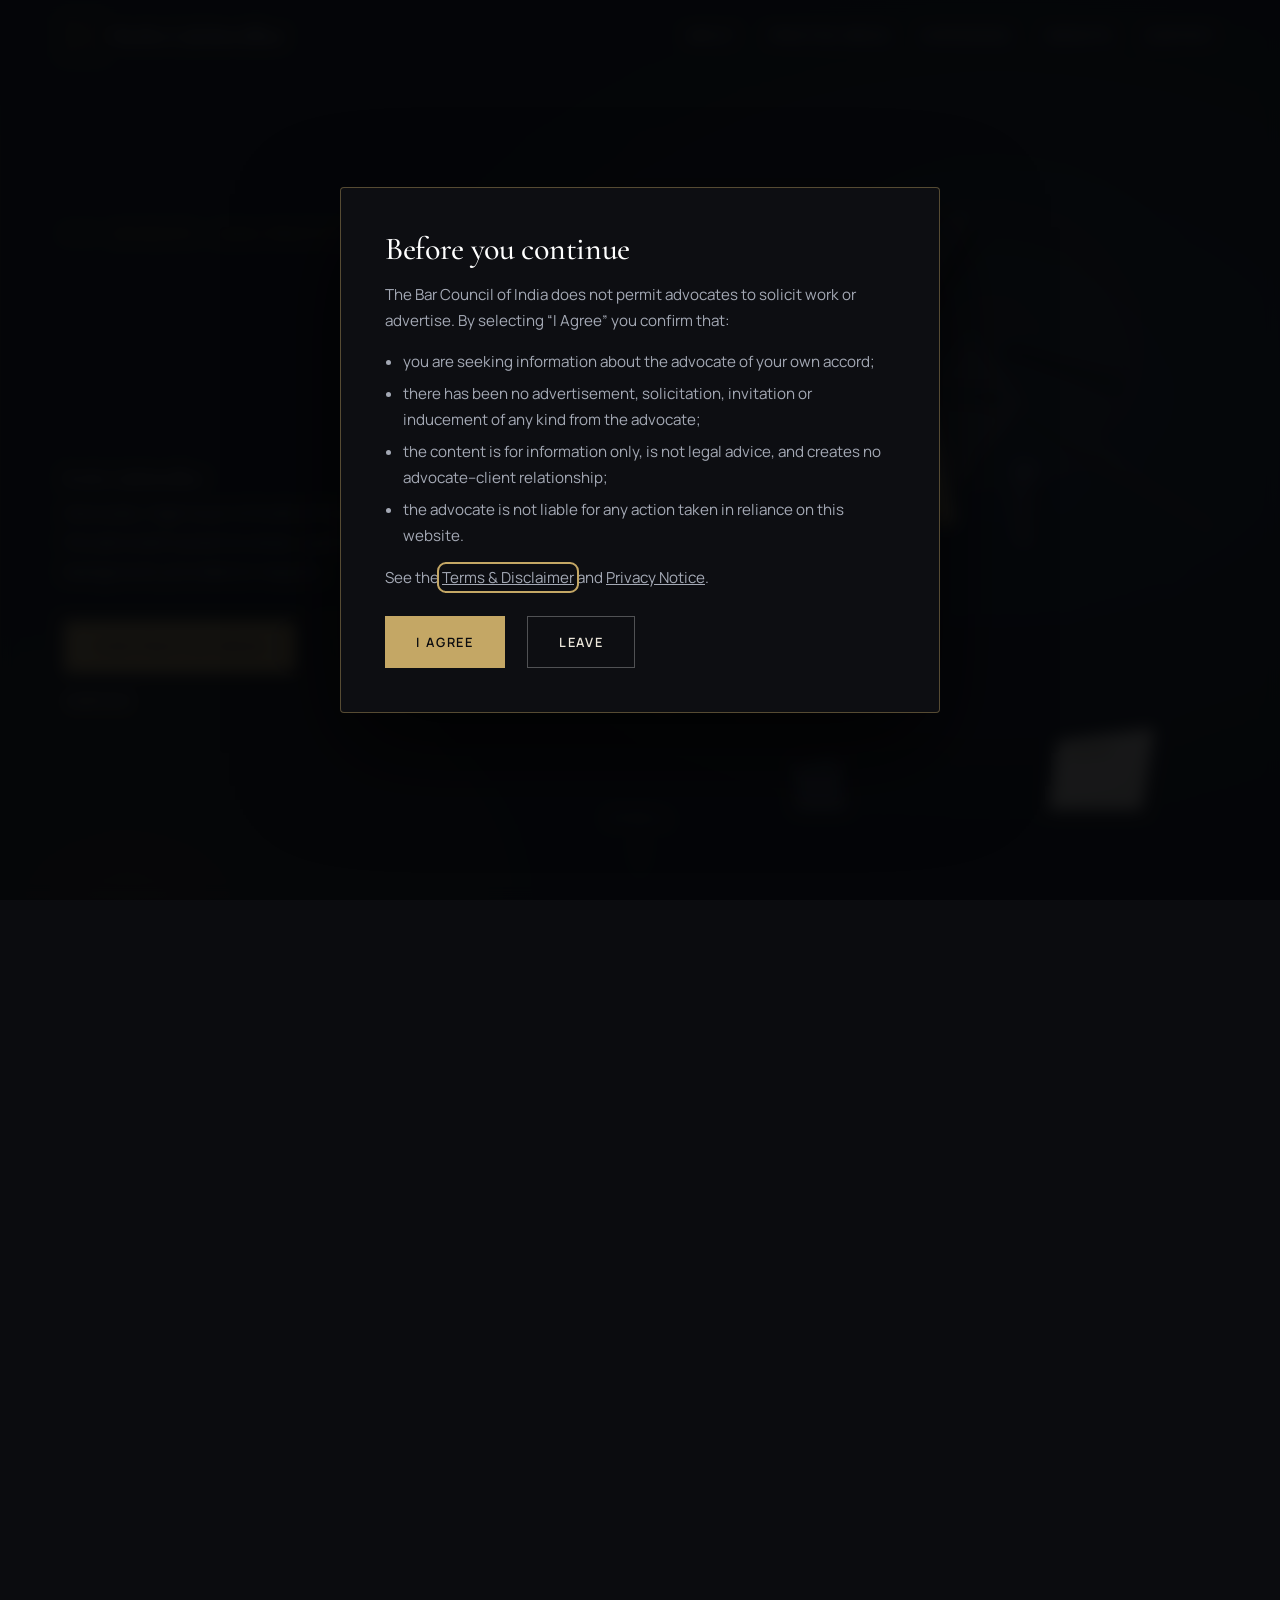
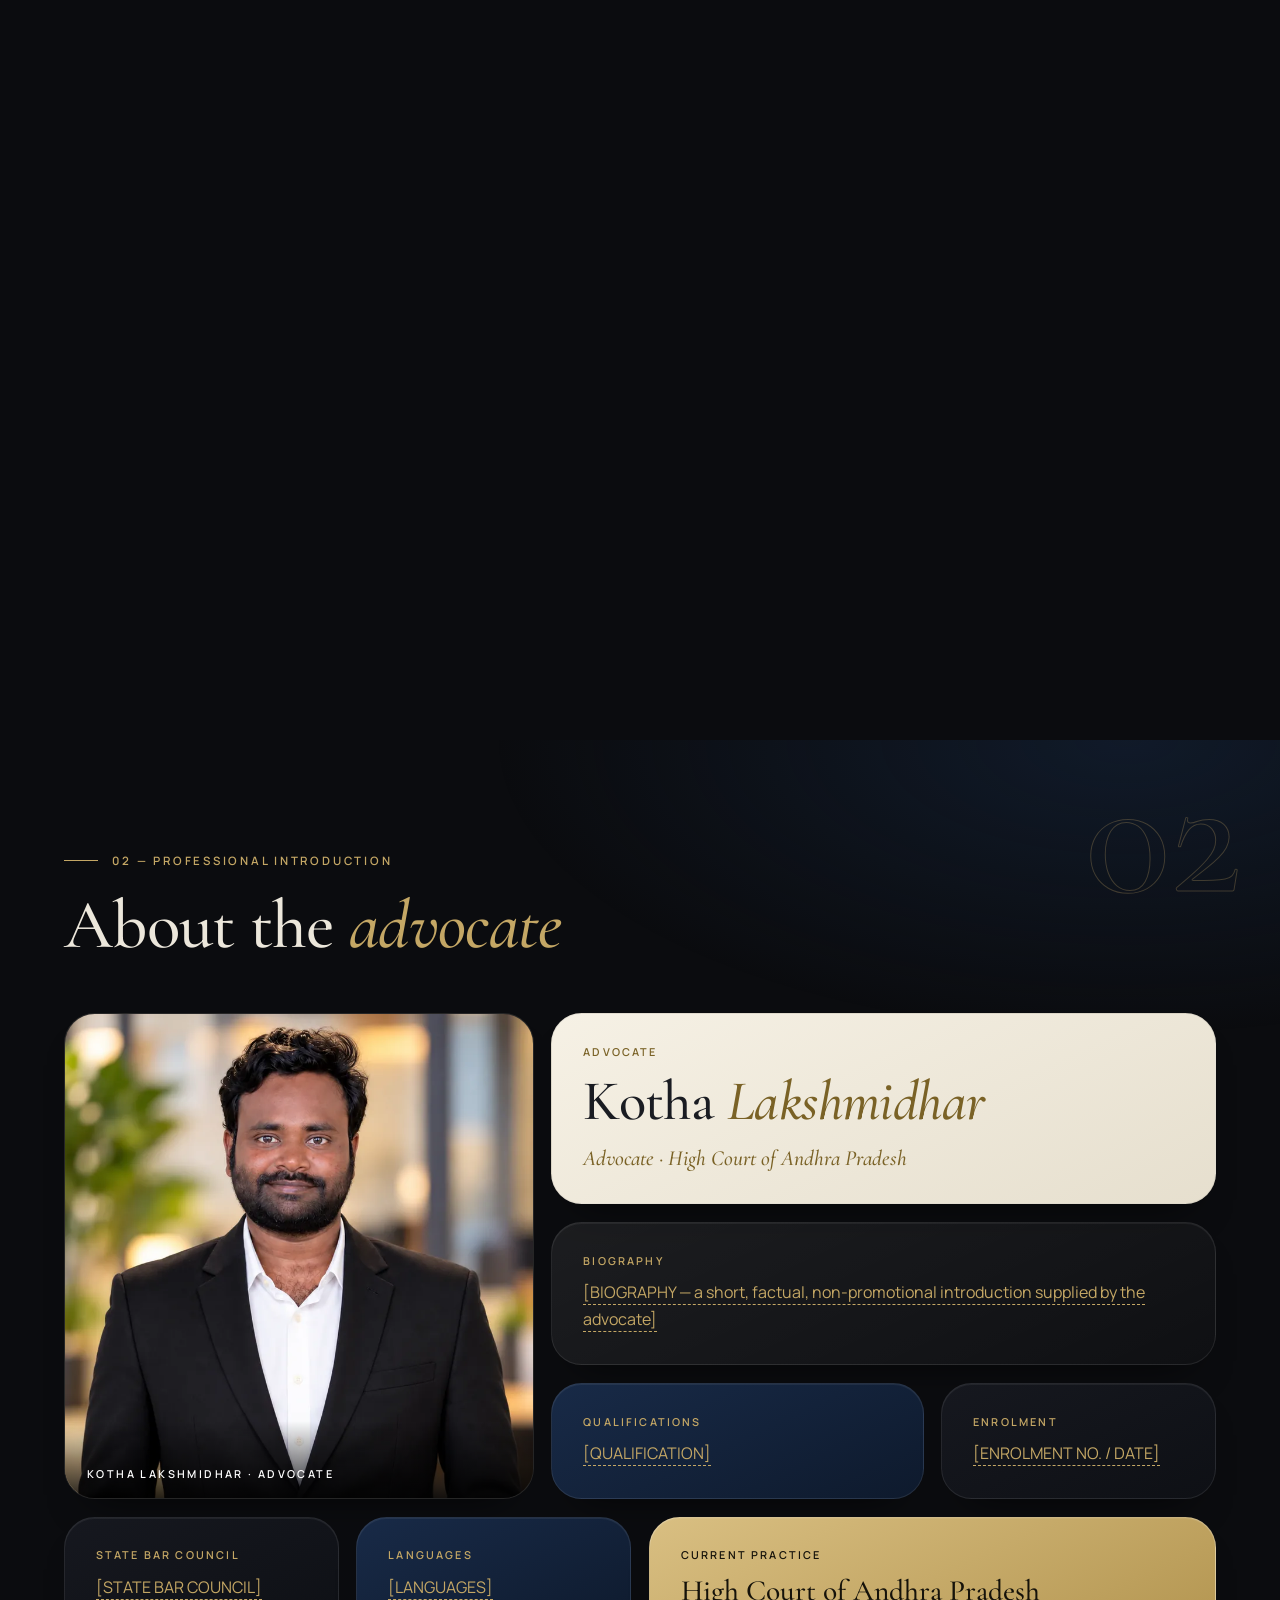
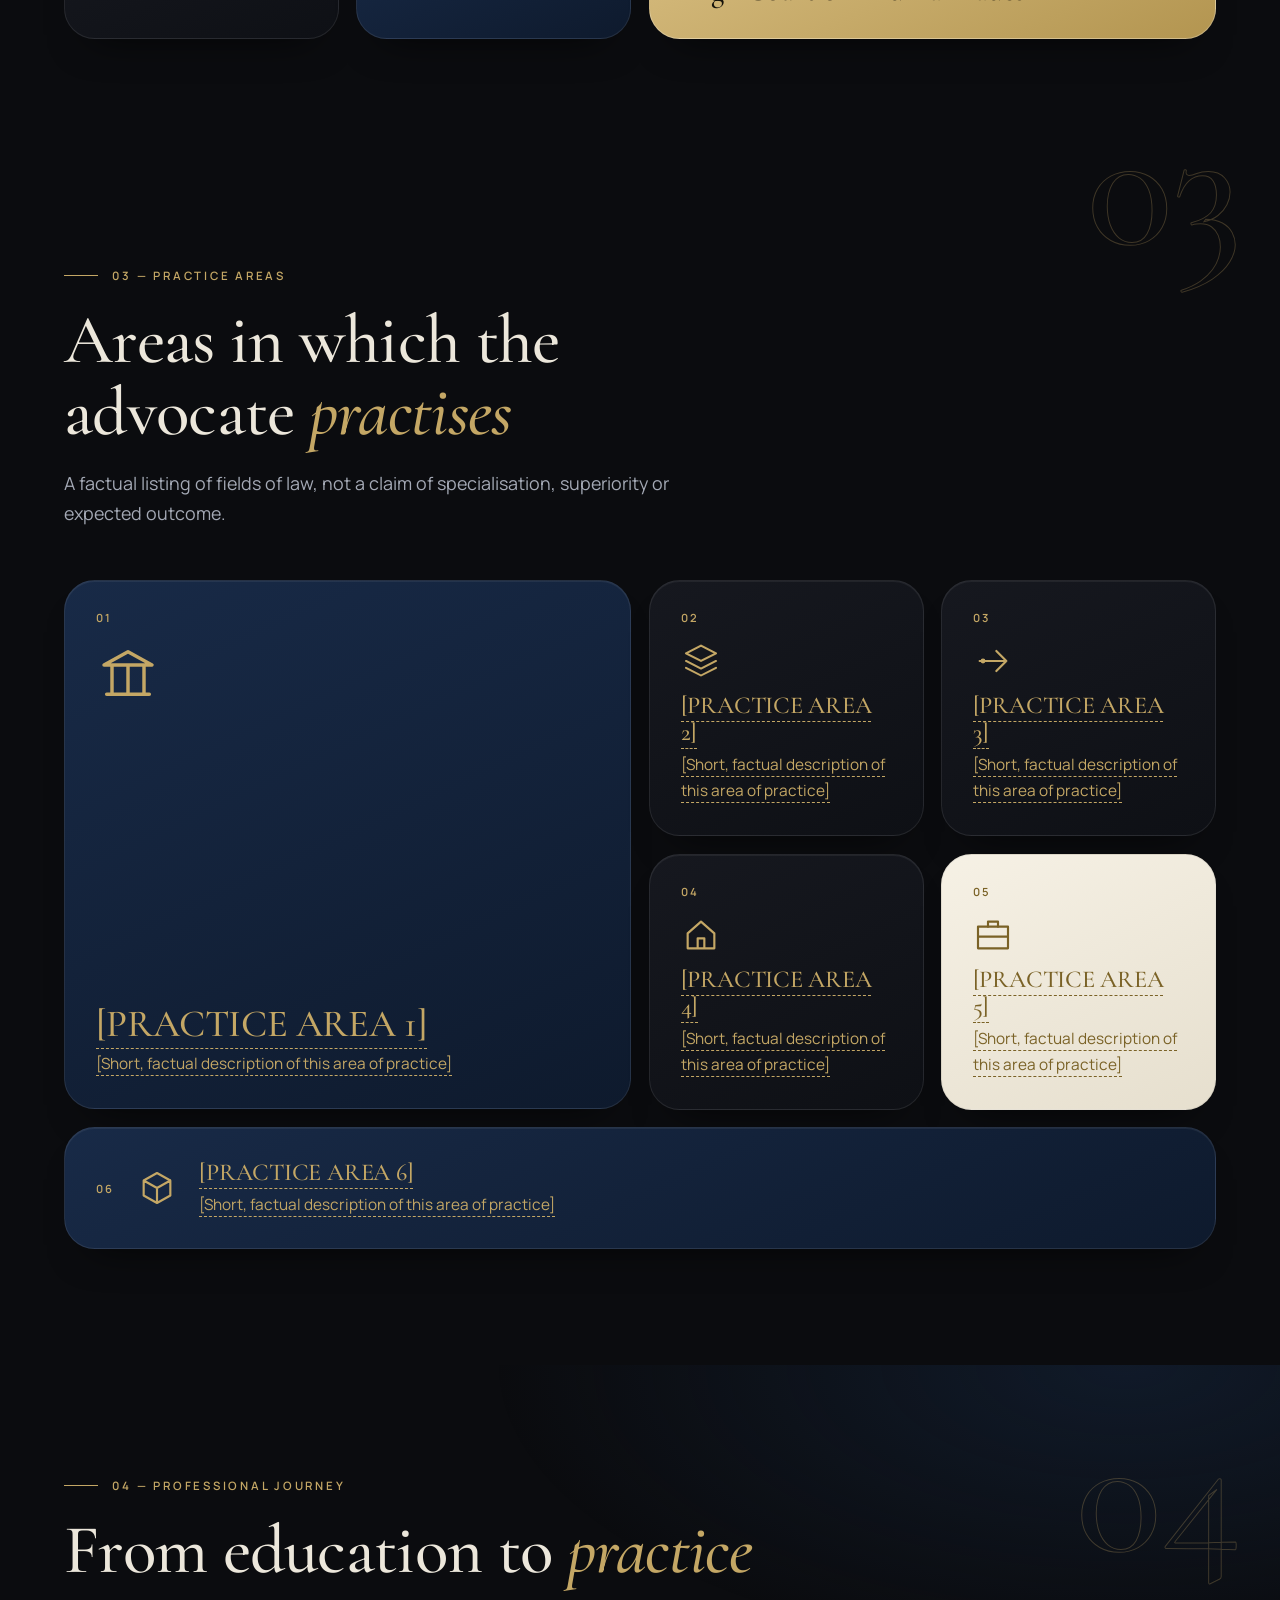
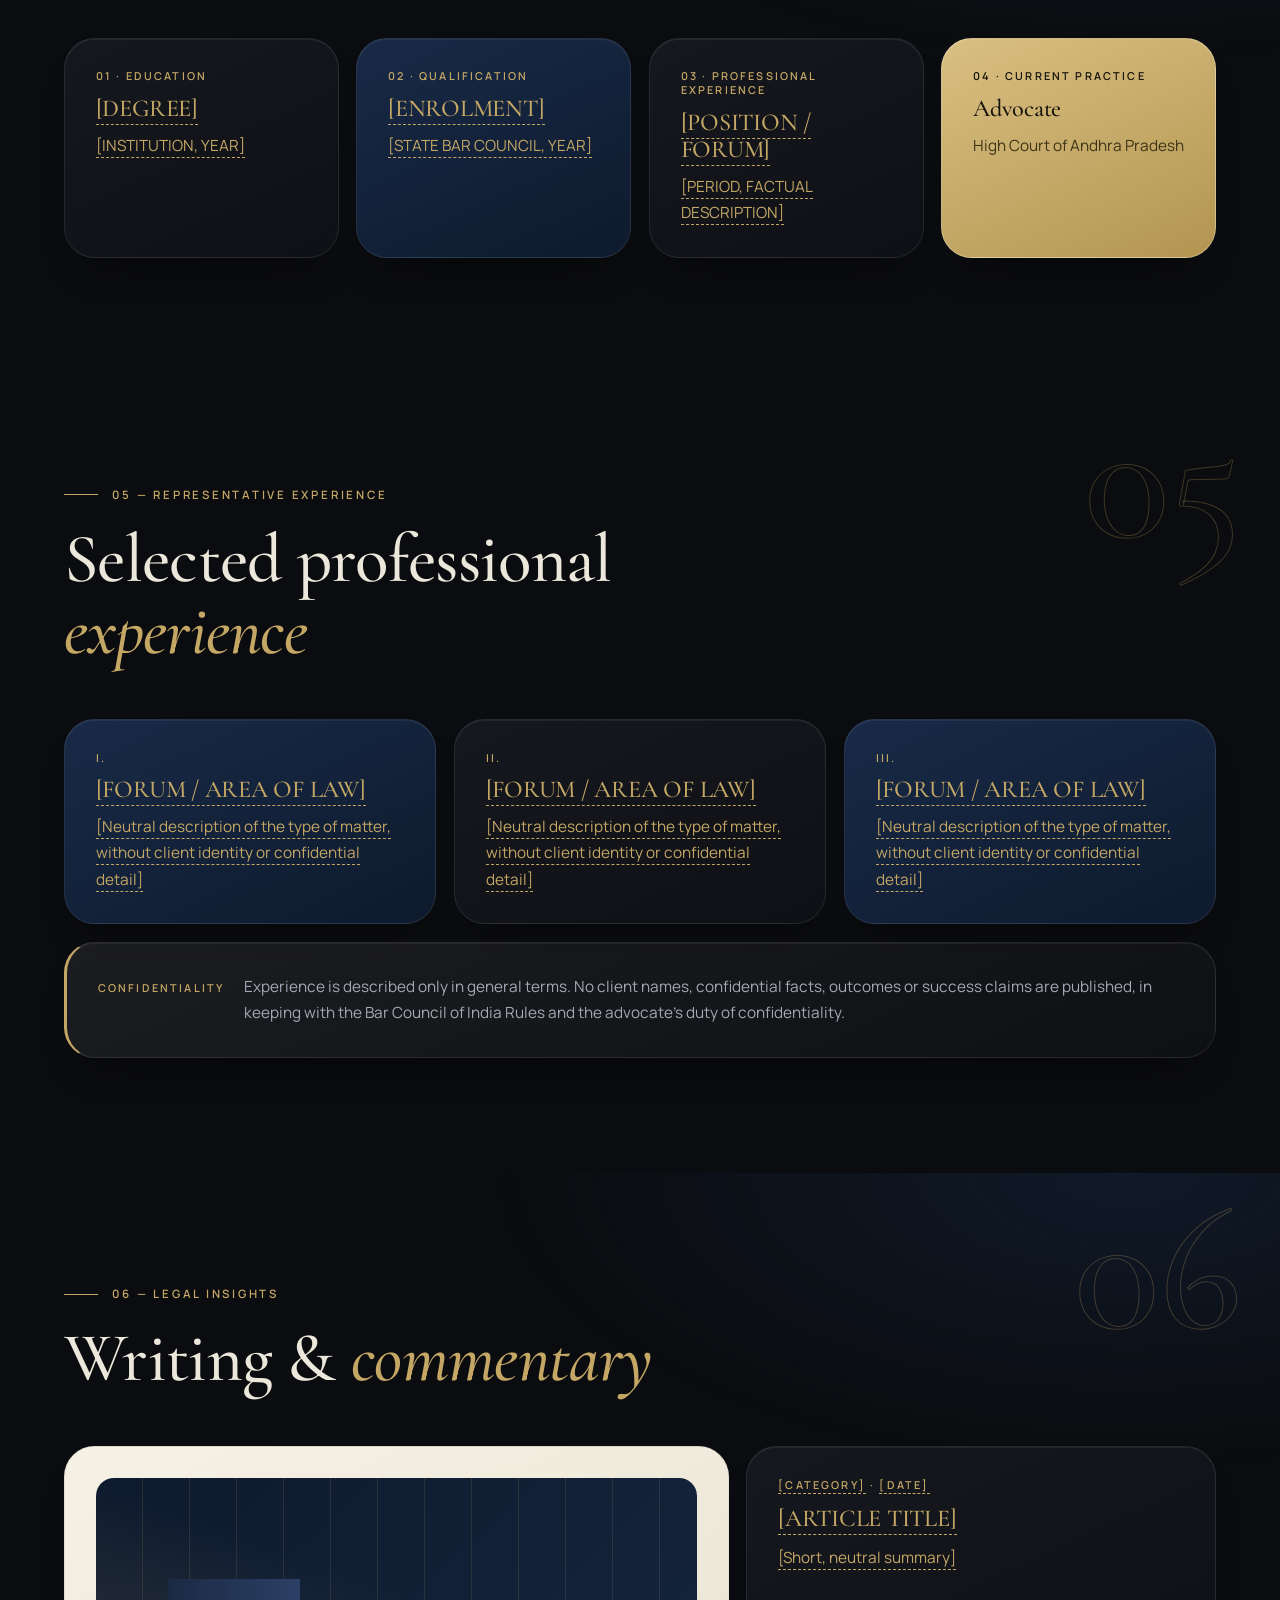
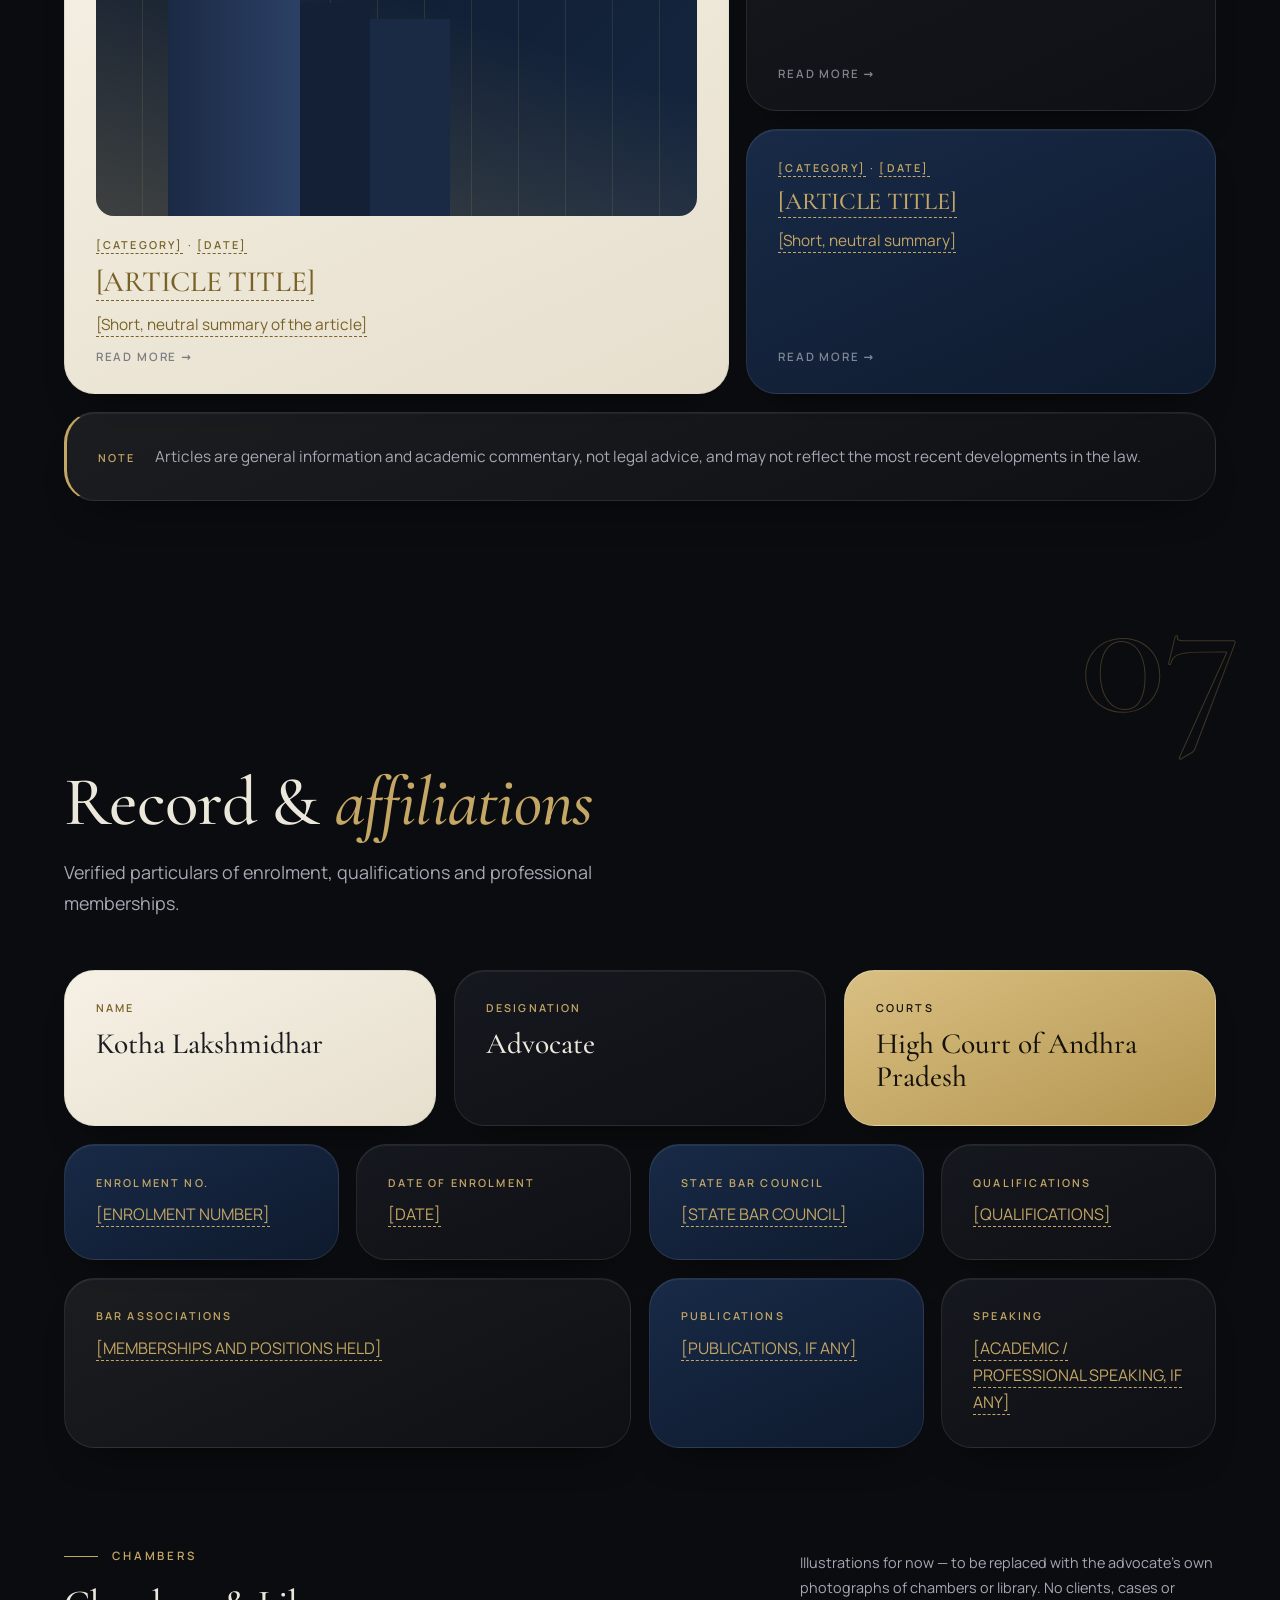
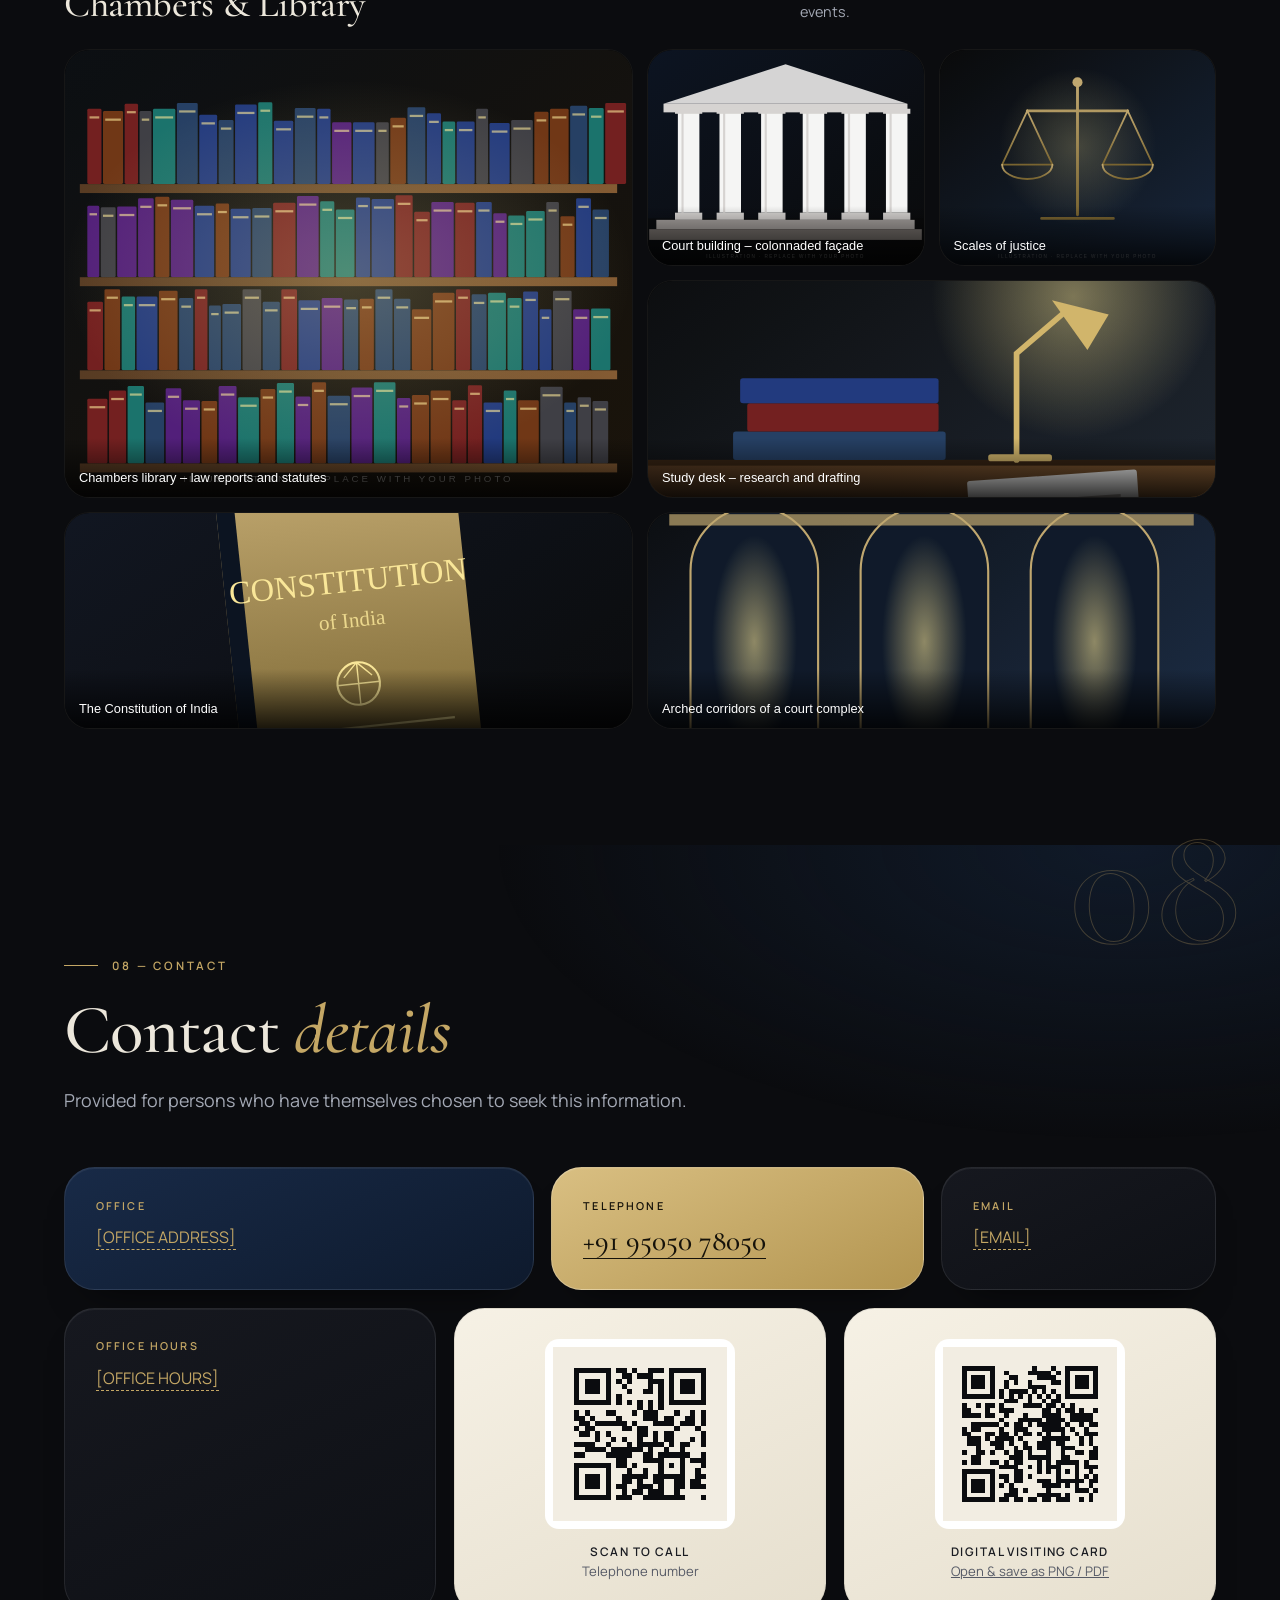
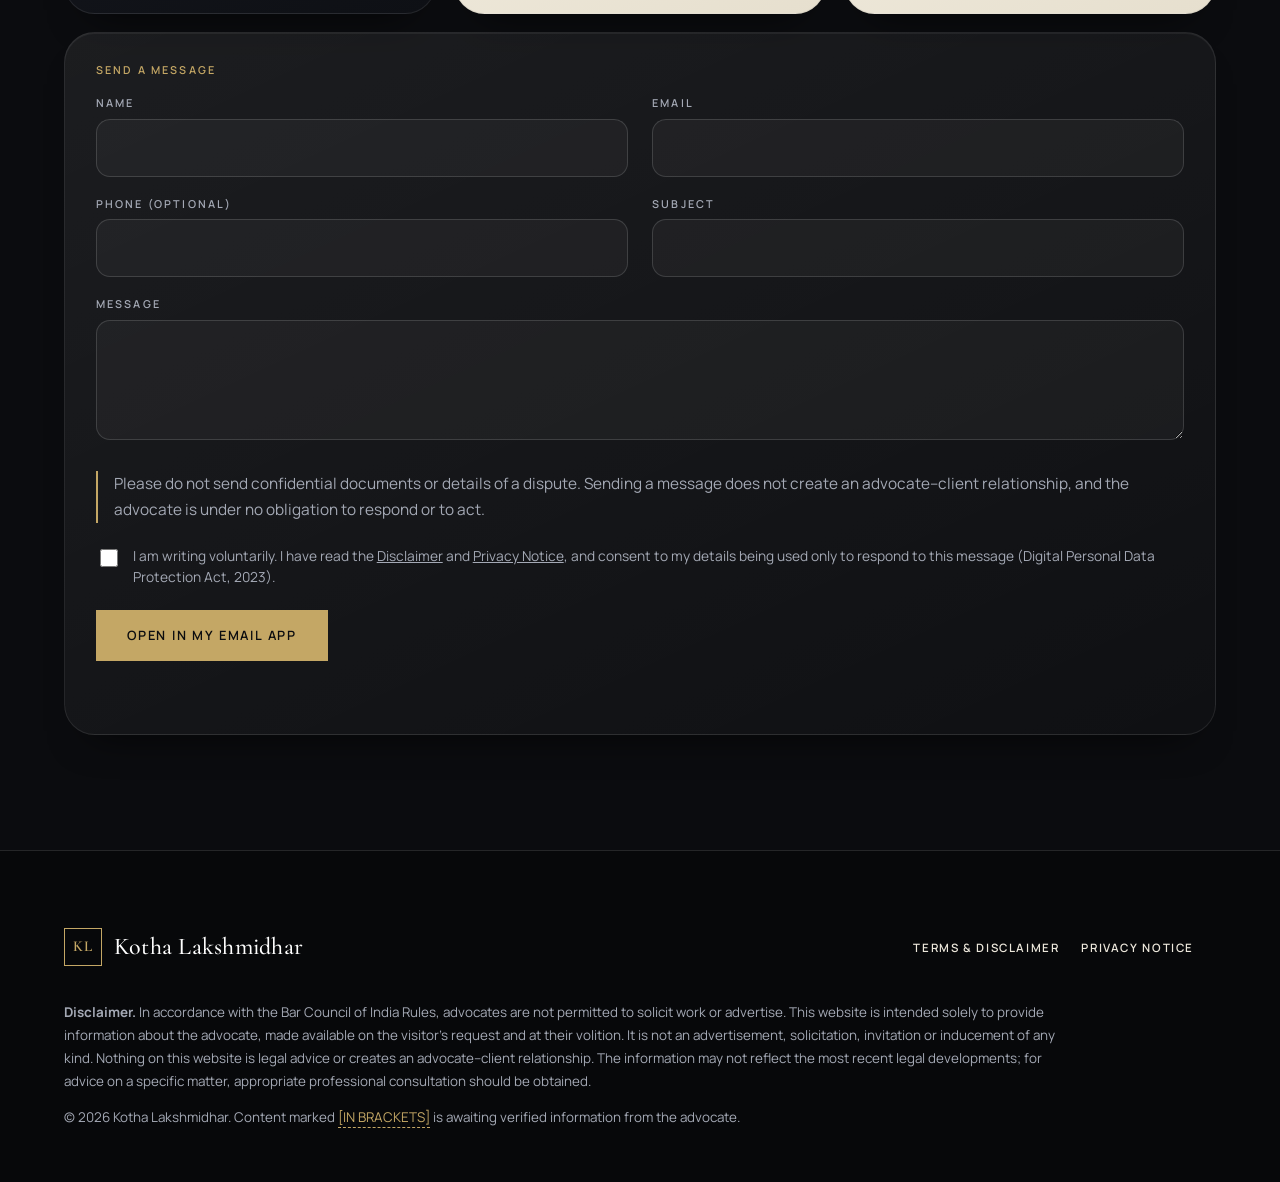
<file: index.html>
<!doctype html>
<html lang="en-IN"><head><meta charset="utf-8"><meta name="viewport" content="width=device-width,initial-scale=1,viewport-fit=cover">
<script>document.documentElement.classList.add('js')</script>
<title>Kotha Lakshmidhar – Advocate, High Court of Andhra Pradesh</title>
<meta name="description" content="Professional information about Kotha Lakshmidhar, Advocate practising before the High Court of Andhra Pradesh. Provided on request, in accordance with the Bar Council of India Rules.">
<!-- Remove the next line once all [PLACEHOLDER] content has been replaced with verified information -->
<meta name="robots" content="noindex, nofollow">
<link rel="canonical" href="https://mandapatibhargava36-del.github.io/lakshmidhar.github.io/">
<meta property="og:type" content="website"><meta property="og:title" content="Kotha Lakshmidhar – Advocate, High Court of Andhra Pradesh"><meta property="og:description" content="Professional information about Kotha Lakshmidhar, Advocate practising before the High Court of Andhra Pradesh. Provided on request, in accordance with the Bar Council of India Rules."><meta property="og:url" content="https://mandapatibhargava36-del.github.io/lakshmidhar.github.io/"><meta property="og:image" content="https://mandapatibhargava36-del.github.io/lakshmidhar.github.io/assets/og.png"><meta property="og:locale" content="en_IN">
<meta name="twitter:card" content="summary_large_image">
<meta name="theme-color" content="#0b0c0f"><meta name="color-scheme" content="dark light">
<link rel="icon" href="assets/favicon.svg" type="image/svg+xml">
<link rel="preload" href="assets/fonts/cg-500.woff2" as="font" type="font/woff2" crossorigin>
<link rel="preload" href="assets/fonts/manrope.woff2" as="font" type="font/woff2" crossorigin>
<link rel="stylesheet" href="assets/style.css?v=94332b08">
<script type="application/ld+json">{"@context":"https://schema.org","@type":"Person","name":"Kotha Lakshmidhar","jobTitle":"Advocate","image":"https://mandapatibhargava36-del.github.io/lakshmidhar.github.io/assets/portrait.jpg","url":"https://mandapatibhargava36-del.github.io/lakshmidhar.github.io/","telephone":"+919505078050"}</script>
</head>
<body><a class="skip" href="#main">Skip to content</a>
<div class="progress" aria-hidden="true"></div><div class="cursor" aria-hidden="true"></div>
<header class="nav" id="nav"><div class="wrap">
<a class="brand" href="index.html" aria-label="Kotha Lakshmidhar – home"><i aria-hidden="true">KL</i><span>Kotha Lakshmidhar</span></a>
<button class="burger" type="button" aria-label="Open menu" aria-expanded="false" aria-controls="menu"><i></i></button>
<nav class="main" id="menu" aria-label="Primary"><ul>
<li><a href="index.html#about" data-k="about">About</a></li>
<li><a href="index.html#practice" data-k="practice">Practice Areas</a></li>
<li><a href="index.html#journey" data-k="experience">Experience</a></li>
<li><a href="index.html#insights" data-k="insights">Insights</a></li>
<li><a href="index.html#contact" data-k="contact">Contact</a></li>
<span class="ind" aria-hidden="true"></span></ul></nav></div></header>

<dialog id="gate" aria-labelledby="gate-t"><h2 id="gate-t">Before you continue</h2>
<p>The Bar Council of India does not permit advocates to solicit work or advertise. By selecting “I Agree” you confirm that:</p>
<ul><li>you are seeking information about the advocate of your own accord;</li><li>there has been no advertisement, solicitation, invitation or inducement of any kind from the advocate;</li><li>the content is for information only, is not legal advice, and creates no advocate–client relationship;</li><li>the advocate is not liable for any action taken in reliance on this website.</li></ul>
<p>See the <a href="terms.html">Terms &amp; Disclaimer</a> and <a href="privacy.html">Privacy Notice</a>.</p>
<div class="actions"><button id="gate-agree" class="btn" type="button"><span>I Agree</span></button><button id="gate-leave" class="btn ghost" type="button"><span>Leave</span></button></div></dialog>
<noscript><div class="ns">Disclaimer: this website is for information only, provided at the visitor’s request. It is not an advertisement or solicitation and is not legal advice. See <a href="terms.html">Terms &amp; Disclaimer</a>.</div></noscript>
<main id="main">

<section class="hero" id="top" aria-label="Introduction"><div class="hero-pin"><div class="hero-bg" aria-hidden="true"></div>
<div class="wrap hero-grid"><div class="copy">
<p class="eyebrow">Advocate &bull; Legal Practice</p>
<h1><span class="ln"><span>Clarity in Law.</span></span><span class="ln"><span>Confidence in Every Decision.</span></span></h1>
<p class="who">Kotha Lakshmidhar</p>
<p class="lede">Advocate, High Court of Andhra Pradesh. An informational profile of the advocate’s practice areas, qualifications and professional background, provided on request.</p>
<div class="actions"><a class="btn" data-magnetic href="#practice"><span>View Practice Areas</span></a><a class="btn ghost" data-magnetic href="#about"><span>Professional Profile</span></a><a class="link" href="#contact">Contact</a></div>
</div>
<div class="scene" id="scene" aria-hidden="true"><div class="scene-glow"></div><canvas class="dust" id="dust"></canvas><div class="world" id="world"></div></div></div>
<div class="cue" aria-hidden="true">Scroll</div></div></section>

<section id="about" class="sec"><span class="idx" aria-hidden="true" data-par=".08">02</span><div class="wrap">
<div class="head"><p class="eyebrow rv">02 — Professional Introduction</p><h2 class="t rv">About the <em>advocate</em></h2></div>
<div class="bento">
<figure class="tile tp c5 r3 rv"><picture><source type="image/webp" srcset="assets/portrait.webp"><img src="assets/portrait.jpg" width="800" height="1000" alt="Portrait of Kotha Lakshmidhar, Advocate" decoding="async" loading="lazy"></picture><figcaption>Kotha Lakshmidhar &middot; Advocate</figcaption></figure>
<div class="tile t-ivory c7 rv"><p class="k">Advocate</p><h3 class="big">Kotha <em>Lakshmidhar</em></h3><p class="role">Advocate &middot; High Court of Andhra Pradesh</p></div>
<div class="tile t-glass c7 rv"><p class="k">Biography</p><p class="v"><span class="ph">[BIOGRAPHY — a short, factual, non-promotional introduction supplied by the advocate]</span></p></div>
<div class="tile t-navy c4 rv"><p class="k">Qualifications</p><p class="v"><span class="ph">[QUALIFICATION]</span></p></div>
<div class="tile t-ink c3 rv"><p class="k">Enrolment</p><p class="v"><span class="ph">[ENROLMENT NO. / DATE]</span></p></div>
<div class="tile t-ink c3 rv"><p class="k">State Bar Council</p><p class="v"><span class="ph">[STATE BAR COUNCIL]</span></p></div>
<div class="tile t-navy c3 rv"><p class="k">Languages</p><p class="v"><span class="ph">[LANGUAGES]</span></p></div>
<div class="tile t-gold c6 rv"><p class="k">Current practice</p><p class="v big2">High Court of Andhra Pradesh</p></div>
</div></div></section>

<section id="practice" class="sec"><span class="idx" aria-hidden="true" data-par=".08">03</span><div class="wrap">
<div class="head"><p class="eyebrow rv">03 — Practice Areas</p><h2 class="t rv">Areas in which the advocate <em>practises</em></h2><p class="lead mute rv">A factual listing of fields of law, not a claim of specialisation, superiority or expected outcome.</p></div>
<div class="bento"><article class="tile t-navy c6 r2 feat pa rv" data-tilt><span class="n">01</span><svg viewBox="0 0 24 24" aria-hidden="true"><path d="M4 20h16M6 20V9M12 20V9M18 20V9M3 9l9-5 9 5z"/></svg><div><h3><span class="ph">[PRACTICE AREA 1]</span></h3><p><span class="ph">[Short, factual description of this area of practice]</span></p></div></article><article class="tile t-ink c3 pa rv" data-tilt><span class="n">02</span><svg viewBox="0 0 24 24" aria-hidden="true"><path d="M12 3l9 5-9 5-9-5zM3 13l9 5 9-5M3 17.5l9 5 9-5" transform="scale(1 .92)"/></svg><div><h3><span class="ph">[PRACTICE AREA 2]</span></h3><p><span class="ph">[Short, factual description of this area of practice]</span></p></div></article><article class="tile t-ink c3 pa rv" data-tilt><span class="n">03</span><svg viewBox="0 0 24 24" aria-hidden="true"><path d="M4 12h16M14 6l6 6-6 6"/><circle cx="6" cy="12" r="0.8"/></svg><div><h3><span class="ph">[PRACTICE AREA 3]</span></h3><p><span class="ph">[Short, factual description of this area of practice]</span></p></div></article><article class="tile t-ink c3 pa rv" data-tilt><span class="n">04</span><svg viewBox="0 0 24 24" aria-hidden="true"><path d="M4 11l8-7 8 7v9H4zM10 20v-6h4v6"/></svg><div><h3><span class="ph">[PRACTICE AREA 4]</span></h3><p><span class="ph">[Short, factual description of this area of practice]</span></p></div></article><article class="tile t-ivory c3 pa rv" data-tilt><span class="n">05</span><svg viewBox="0 0 24 24" aria-hidden="true"><rect x="3" y="7" width="18" height="13"/><path d="M9 7V4h6v3M3 13h18"/></svg><div><h3><span class="ph">[PRACTICE AREA 5]</span></h3><p><span class="ph">[Short, factual description of this area of practice]</span></p></div></article><article class="tile t-navy c12 wide pa rv" data-tilt><span class="n">06</span><svg viewBox="0 0 24 24" aria-hidden="true"><path d="M12 3l8 4.5v9L12 21l-8-4.5v-9zM12 12l8-4.5M12 12v9M12 12L4 7.5"/></svg><div><h3><span class="ph">[PRACTICE AREA 6]</span></h3><p><span class="ph">[Short, factual description of this area of practice]</span></p></div></article></div></div></section>

<section id="journey" class="sec"><span class="idx" aria-hidden="true" data-par=".08">04</span><div class="wrap">
<div class="head"><p class="eyebrow rv">04 — Professional Journey</p><h2 class="t rv">From education to <em>practice</em></h2></div>
<ol class="tl bento" id="tl">
<li class="tile t-ink c3 rv"><p class="k">01 · Education</p><h3><span class="ph">[DEGREE]</span></h3><p><span class="ph">[INSTITUTION, YEAR]</span></p></li>
<li class="tile t-navy c3 rv"><p class="k">02 · Qualification</p><h3><span class="ph">[ENROLMENT]</span></h3><p><span class="ph">[STATE BAR COUNCIL, YEAR]</span></p></li>
<li class="tile t-ink c3 rv"><p class="k">03 · Professional Experience</p><h3><span class="ph">[POSITION / FORUM]</span></h3><p><span class="ph">[PERIOD, FACTUAL DESCRIPTION]</span></p></li>
<li class="tile t-gold c3 rv"><p class="k">04 · Current Practice</p><h3>Advocate</h3><p>High Court of Andhra Pradesh</p></li></ol></div></section>

<section id="experience" class="sec"><span class="idx" aria-hidden="true" data-par=".08">05</span><div class="wrap">
<div class="head"><p class="eyebrow rv">05 — Representative Experience</p><h2 class="t rv">Selected professional <em>experience</em></h2></div>
<div class="bento">
<div class="tile t-navy c4 m2 rv"><p class="k">i.</p><h3><span class="ph">[FORUM / AREA OF LAW]</span></h3><p><span class="ph">[Neutral description of the type of matter, without client identity or confidential detail]</span></p></div>
<div class="tile t-ink c4 m2 rv"><p class="k">ii.</p><h3><span class="ph">[FORUM / AREA OF LAW]</span></h3><p><span class="ph">[Neutral description of the type of matter, without client identity or confidential detail]</span></p></div>
<div class="tile t-navy c4 m2 rv"><p class="k">iii.</p><h3><span class="ph">[FORUM / AREA OF LAW]</span></h3><p><span class="ph">[Neutral description of the type of matter, without client identity or confidential detail]</span></p></div>
<div class="tile t-glass c12 note-t rv"><p class="k">Confidentiality</p><p>Experience is described only in general terms. No client names, confidential facts, outcomes or success claims are published, in keeping with the Bar Council of India Rules and the advocate’s duty of confidentiality.</p></div>
</div></div></section>

<section id="insights" class="sec"><span class="idx" aria-hidden="true" data-par=".08">06</span><div class="wrap">
<div class="head"><p class="eyebrow rv">06 — Legal Insights</p><h2 class="t rv">Writing &amp; <em>commentary</em></h2></div>
<div class="bento">
<article class="tile t-ivory c7 r2 art rv"><div class="thumb" aria-hidden="true"></div><p class="k"><span class="ph">[CATEGORY]</span> &middot; <span class="ph">[DATE]</span></p><h3 class="big2"><span class="ph">[ARTICLE TITLE]</span></h3><p><span class="ph">[Short, neutral summary of the article]</span></p><span class="more" aria-disabled="true">Read more &rarr;</span></article>
<article class="tile t-ink c5 art rv"><p class="k"><span class="ph">[CATEGORY]</span> &middot; <span class="ph">[DATE]</span></p><h3><span class="ph">[ARTICLE TITLE]</span></h3><p><span class="ph">[Short, neutral summary]</span></p><span class="more" aria-disabled="true">Read more &rarr;</span></article>
<article class="tile t-navy c5 art rv"><p class="k"><span class="ph">[CATEGORY]</span> &middot; <span class="ph">[DATE]</span></p><h3><span class="ph">[ARTICLE TITLE]</span></h3><p><span class="ph">[Short, neutral summary]</span></p><span class="more" aria-disabled="true">Read more &rarr;</span></article>
<div class="tile t-glass c12 note-t rv"><p class="k">Note</p><p>Articles are general information and academic commentary, not legal advice, and may not reflect the most recent developments in the law.</p></div>
</div></div></section>

<section id="credentials" class="sec"><span class="idx" aria-hidden="true" data-par=".08">07</span><div class="wrap">
<div class="head"><p class="eyebrow rv">07 — Professional Credentials</p><h2 class="t rv">Record &amp; <em>affiliations</em></h2><p class="lead mute rv">Verified particulars of enrolment, qualifications and professional memberships.</p></div>
<div class="bento">
<div class="tile t-ivory c4 rv"><p class="k">Name</p><p class="v big2">Kotha Lakshmidhar</p></div>
<div class="tile t-ink c4 rv"><p class="k">Designation</p><p class="v big2">Advocate</p></div>
<div class="tile t-gold c4 m2 rv"><p class="k">Courts</p><p class="v big2">High Court of Andhra Pradesh</p></div>
<div class="tile t-navy c3 rv"><p class="k">Enrolment No.</p><p class="v"><span class="ph">[ENROLMENT NUMBER]</span></p></div>
<div class="tile t-ink c3 rv"><p class="k">Date of Enrolment</p><p class="v"><span class="ph">[DATE]</span></p></div>
<div class="tile t-navy c3 rv"><p class="k">State Bar Council</p><p class="v"><span class="ph">[STATE BAR COUNCIL]</span></p></div>
<div class="tile t-ink c3 rv"><p class="k">Qualifications</p><p class="v"><span class="ph">[QUALIFICATIONS]</span></p></div>
<div class="tile t-glass c6 rv"><p class="k">Bar Associations</p><p class="v"><span class="ph">[MEMBERSHIPS AND POSITIONS HELD]</span></p></div>
<div class="tile t-navy c3 rv"><p class="k">Publications</p><p class="v"><span class="ph">[PUBLICATIONS, IF ANY]</span></p></div>
<div class="tile t-ink c3 rv"><p class="k">Speaking</p><p class="v"><span class="ph">[ACADEMIC / PROFESSIONAL SPEAKING, IF ANY]</span></p></div>
</div>
<div class="gal-h"><div><p class="eyebrow rv">Chambers</p><h3 class="rv">Chambers &amp; Library</h3></div><p class="mute rv" style="max-width:26rem;margin:0;font-size:.9rem">Illustrations for now — to be replaced with the advocate’s own photographs of chambers or library. No clients, cases or events.</p></div>
<div class="gal rv"><button type="button" data-src="assets/g1.svg" data-cap="Chambers library – law reports and statutes"><img src="assets/g1.svg" alt="Chambers library – law reports and statutes (illustration)" loading="lazy" width="800" height="600"><span>Chambers library – law reports and statutes</span></button><button type="button" data-src="assets/g2.svg" data-cap="Court building – colonnaded façade"><img src="assets/g2.svg" alt="Court building – colonnaded façade (illustration)" loading="lazy" width="800" height="600"><span>Court building – colonnaded façade</span></button><button type="button" data-src="assets/g3.svg" data-cap="Scales of justice"><img src="assets/g3.svg" alt="Scales of justice (illustration)" loading="lazy" width="800" height="600"><span>Scales of justice</span></button><button type="button" data-src="assets/g4.svg" data-cap="Study desk – research and drafting"><img src="assets/g4.svg" alt="Study desk – research and drafting (illustration)" loading="lazy" width="800" height="600"><span>Study desk – research and drafting</span></button><button type="button" data-src="assets/g5.svg" data-cap="The Constitution of India"><img src="assets/g5.svg" alt="The Constitution of India (illustration)" loading="lazy" width="800" height="600"><span>The Constitution of India</span></button><button type="button" data-src="assets/g6.svg" data-cap="Arched corridors of a court complex"><img src="assets/g6.svg" alt="Arched corridors of a court complex (illustration)" loading="lazy" width="800" height="600"><span>Arched corridors of a court complex</span></button></div></div></section>
<dialog id="lb" aria-label="Image viewer"><img alt=""><p></p><div class="bar"><button class="ib" data-d="-1" type="button">&larr; Prev</button><button class="ib" id="lbx" type="button">Close</button><button class="ib" data-d="1" type="button">Next &rarr;</button></div></dialog>

<section id="contact" class="sec"><span class="idx" aria-hidden="true" data-par=".08">08</span><div class="wrap">
<div class="head"><p class="eyebrow rv">08 — Contact</p><h2 class="t rv">Contact <em>details</em></h2><p class="lead mute rv">Provided for persons who have themselves chosen to seek this information.</p></div>
<div class="bento">
<div class="tile t-navy c5 rv"><p class="k">Office</p><p class="v"><span class="ph">[OFFICE ADDRESS]</span></p></div>
<div class="tile t-gold c4 m2 rv"><p class="k">Telephone</p><p class="v big2"><a class="tel" href="tel:+919505078050">+91 95050 78050</a></p></div>
<div class="tile t-ink c3 m2 rv"><p class="k">Email</p><p class="v"><span class="ph">[EMAIL]</span></p></div>
<div class="tile t-ink c4 m2 rv"><p class="k">Office Hours</p><p class="v"><span class="ph">[OFFICE HOURS]</span></p></div>
<figure class="tile t-ivory c4 qr-t rv"><div class="qbox" data-qr="tel" data-label="QR code for the telephone number +91 95050 78050"></div><figcaption><b>Scan to call</b><span>Telephone number</span></figcaption></figure>
<figure class="tile t-ivory c4 qr-t rv"><div class="qbox" data-qr="card" data-label="QR code linking to the digital visiting card"></div><figcaption><b>Digital visiting card</b><span><a href="card.html">Open &amp; save as PNG / PDF</a></span></figcaption></figure>
<div class="tile t-glass c12 form-t rv"><p class="k">Send a message</p>
<form id="cf" data-to="" novalidate>
<div class="fld"><label for="f-name">Name</label><input id="f-name" name="name" required autocomplete="name"></div>
<div class="fld"><label for="f-email">Email</label><input id="f-email" name="email" type="email" required autocomplete="email"></div>
<div class="fld"><label for="f-phone">Phone (optional)</label><input id="f-phone" name="phone" type="tel" autocomplete="tel"></div>
<div class="fld"><label for="f-sub">Subject</label><input id="f-sub" name="subject" required></div>
<div class="fld full"><label for="f-msg">Message</label><textarea id="f-msg" name="msg" required></textarea></div>
<p class="fnote full">Please do not send confidential documents or details of a dispute. Sending a message does not create an advocate–client relationship, and the advocate is under no obligation to respond or to act.</p>
<label class="chk full"><input type="checkbox" id="f-c" required><span>I am writing voluntarily. I have read the <a href="terms.html">Disclaimer</a> and <a href="privacy.html">Privacy Notice</a>, and consent to my details being used only to respond to this message (Digital Personal Data Protection Act, 2023).</span></label>
<div class="full actions"><button class="btn" data-magnetic type="submit"><span>Open in my email app</span></button></div>
<p id="fstat" class="full" role="status" aria-live="polite"></p></form></div>
</div></div></section>
</main>
<footer class="site"><div class="wrap">
<div class="top"><a class="brand" href="index.html"><i aria-hidden="true">KL</i><span>Kotha Lakshmidhar</span></a>
<nav aria-label="Footer"><a href="terms.html">Terms &amp; Disclaimer</a><a href="privacy.html">Privacy Notice</a></nav></div>
<p><strong>Disclaimer.</strong> In accordance with the Bar Council of India Rules, advocates are not permitted to solicit work or advertise. This website is intended solely to provide information about the advocate, made available on the visitor’s request and at their volition. It is not an advertisement, solicitation, invitation or inducement of any kind. Nothing on this website is legal advice or creates an advocate–client relationship. The information may not reflect the most recent legal developments; for advice on a specific matter, appropriate professional consultation should be obtained.</p>
<p>&copy; 2026 Kotha Lakshmidhar. Content marked <span class="ph">[IN BRACKETS]</span> is awaiting verified information from the advocate.</p>
</div></footer>
<script src="assets/scene.js?v=26c41ab4" defer></script><script src="assets/qrcode.js?v=fbb6b69b" defer></script><script src="assets/qr-ui.js?v=5485b752" defer></script><script src="assets/site.js?v=6db7f62f" defer></script></body></html>
</file>
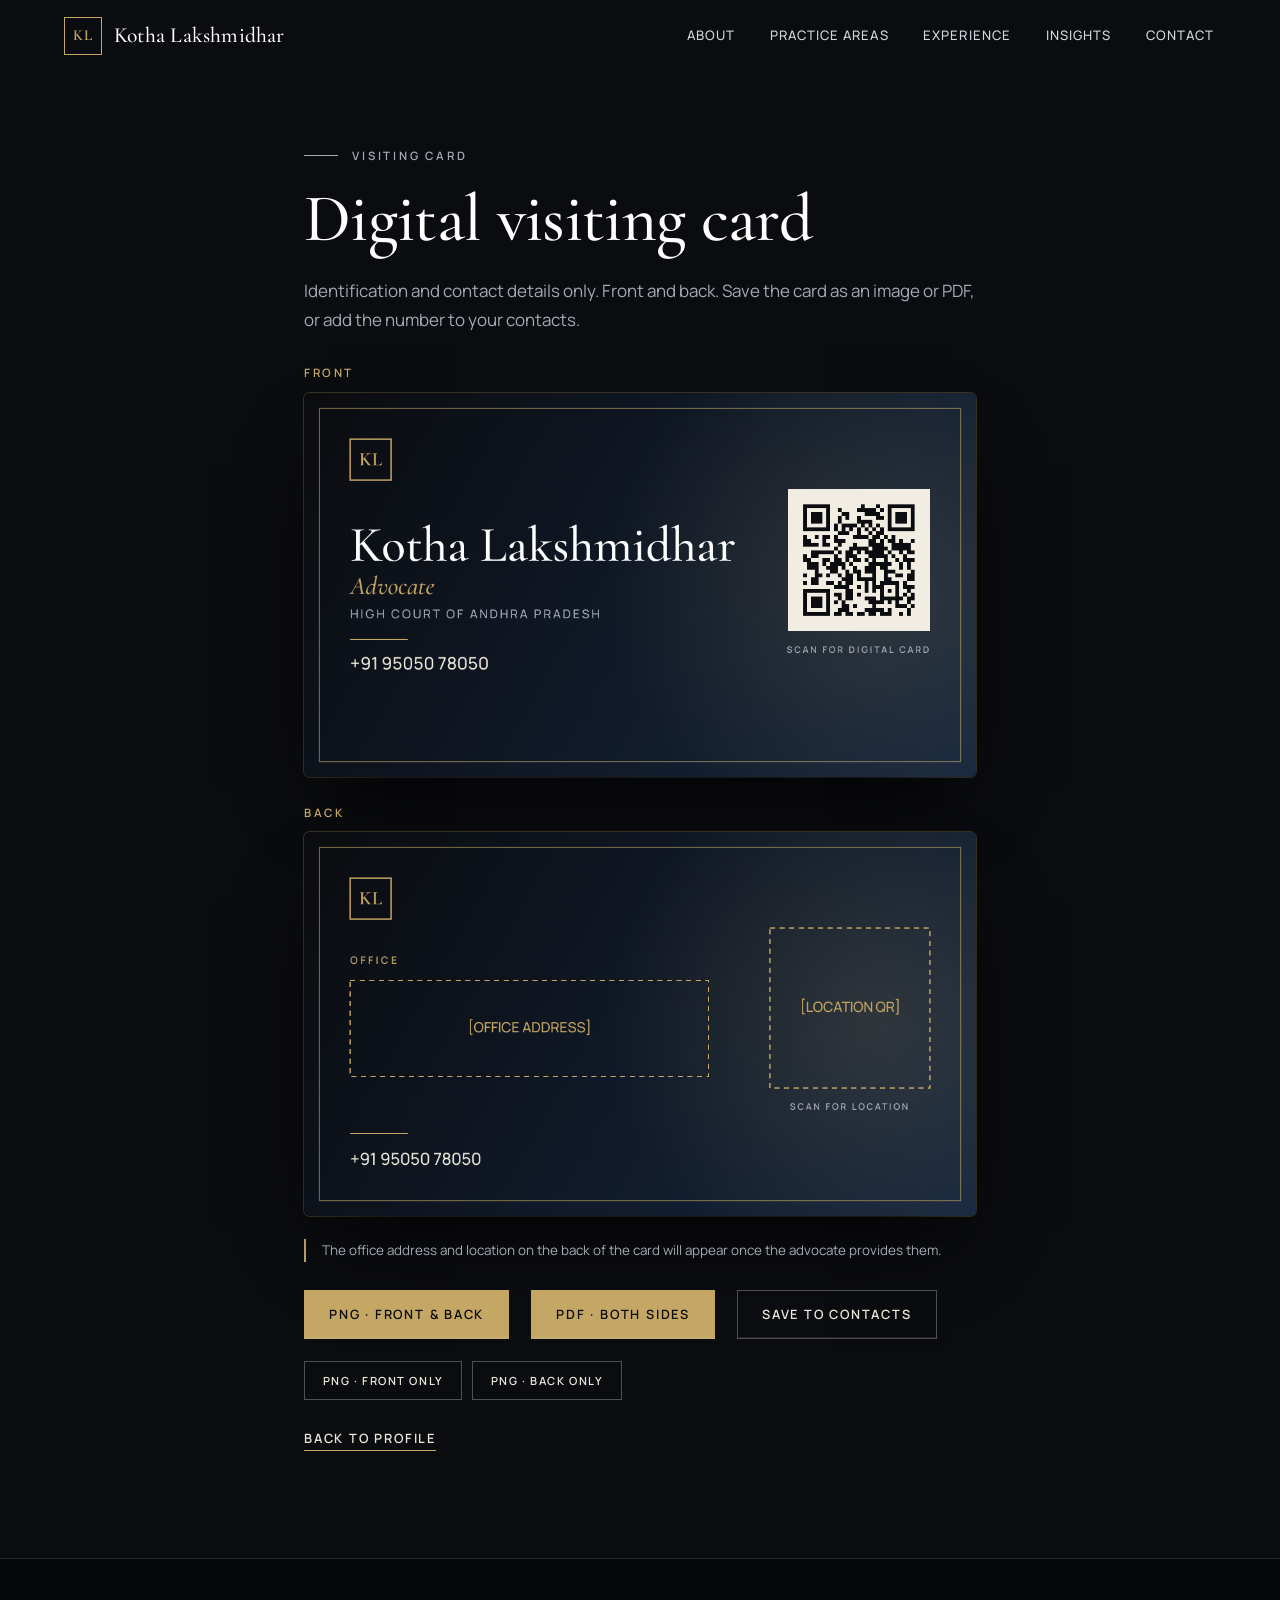
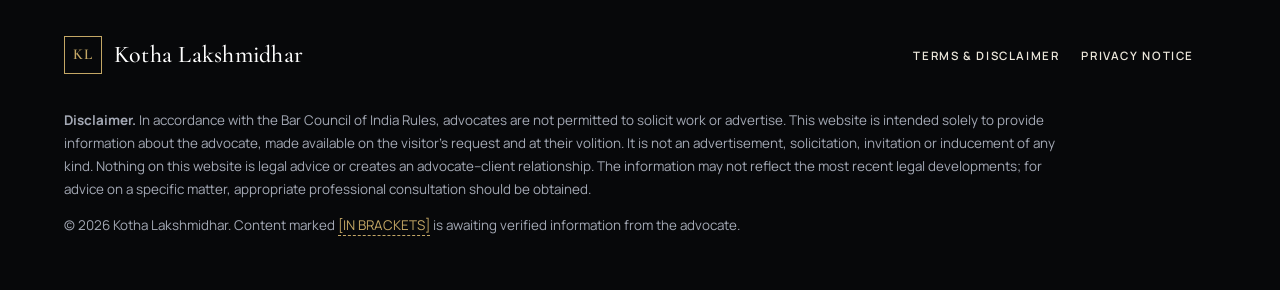
<file: card.html>
<!doctype html>
<html lang="en-IN"><head><meta charset="utf-8"><meta name="viewport" content="width=device-width,initial-scale=1,viewport-fit=cover">
<script>document.documentElement.classList.add('js')</script>
<title>Digital Visiting Card – Kotha Lakshmidhar</title>
<meta name="description" content="Digital visiting card of Kotha Lakshmidhar, Advocate. Save as PNG or PDF, or add to contacts.">
<!-- Remove the next line once all [PLACEHOLDER] content has been replaced with verified information -->
<meta name="robots" content="noindex, nofollow">
<link rel="canonical" href="https://mandapatibhargava36-del.github.io/lakshmidhar.github.io/card.html">
<meta property="og:type" content="website"><meta property="og:title" content="Digital Visiting Card – Kotha Lakshmidhar"><meta property="og:description" content="Digital visiting card of Kotha Lakshmidhar, Advocate. Save as PNG or PDF, or add to contacts."><meta property="og:url" content="https://mandapatibhargava36-del.github.io/lakshmidhar.github.io/card.html"><meta property="og:image" content="https://mandapatibhargava36-del.github.io/lakshmidhar.github.io/assets/og.png"><meta property="og:locale" content="en_IN">
<meta name="twitter:card" content="summary_large_image">
<meta name="theme-color" content="#0b0c0f"><meta name="color-scheme" content="dark light">
<link rel="icon" href="assets/favicon.svg" type="image/svg+xml">
<link rel="preload" href="assets/fonts/cg-500.woff2" as="font" type="font/woff2" crossorigin>
<link rel="preload" href="assets/fonts/manrope.woff2" as="font" type="font/woff2" crossorigin>
<link rel="stylesheet" href="assets/style.css?v=94332b08">
</head>
<body><a class="skip" href="#main">Skip to content</a>
<div class="progress" aria-hidden="true"></div><div class="cursor" aria-hidden="true"></div>
<header class="nav" id="nav"><div class="wrap">
<a class="brand" href="index.html" aria-label="Kotha Lakshmidhar – home"><i aria-hidden="true">KL</i><span>Kotha Lakshmidhar</span></a>
<button class="burger" type="button" aria-label="Open menu" aria-expanded="false" aria-controls="menu"><i></i></button>
<nav class="main" id="menu" aria-label="Primary"><ul>
<li><a href="index.html#about" data-k="about">About</a></li>
<li><a href="index.html#practice" data-k="practice">Practice Areas</a></li>
<li><a href="index.html#journey" data-k="experience">Experience</a></li>
<li><a href="index.html#insights" data-k="insights">Insights</a></li>
<li><a href="index.html#contact" data-k="contact">Contact</a></li>
<span class="ind" aria-hidden="true"></span></ul></nav></div></header>
<main id="main" class="doc cardpg"><div class="wrap">
<p class="eyebrow">Visiting Card</p><h1>Digital visiting card</h1>
<p class="mute">Identification and contact details only. Front and back. Save the card as an image or PDF, or add the number to your contacts.</p>
<div class="sides"><figure class="side"><figcaption>Front</figcaption><canvas id="card" class="face" role="img" aria-label="Front of digital visiting card"></canvas></figure>
<figure class="side"><figcaption>Back</figcaption><canvas id="card-back" class="face" role="img" aria-label="Back of digital visiting card"></canvas></figure></div>
<p class="fnote" id="addr-note">The office address and location on the back of the card will appear once the advocate provides them.</p>
<div class="actions"><button class="btn" id="dl-png-both" type="button" data-magnetic><span>PNG · Front &amp; Back</span></button><button class="btn" id="dl-pdf" type="button" data-magnetic><span>PDF · Both sides</span></button><button class="btn ghost" id="dl-vcf" type="button" data-magnetic><span>Save to contacts</span></button></div>
<div class="actions sm"><button class="btn ghost" id="dl-png" type="button"><span>PNG · Front only</span></button><button class="btn ghost" id="dl-png-back" type="button"><span>PNG · Back only</span></button></div>
<p class="fnote" id="dl-status" role="status" aria-live="polite" hidden></p>
<p class="actions" style="margin-top:1.6rem"><a class="link" id="map-link" href="#" hidden target="_blank" rel="noopener">Open location in Maps</a><a class="link" href="index.html">Back to profile</a></p>
<noscript><p class="mute">Saving the card requires JavaScript. Telephone: <a href="tel:+919505078050">+91 95050 78050</a></p></noscript>
</div></main><footer class="site"><div class="wrap">
<div class="top"><a class="brand" href="index.html"><i aria-hidden="true">KL</i><span>Kotha Lakshmidhar</span></a>
<nav aria-label="Footer"><a href="terms.html">Terms &amp; Disclaimer</a><a href="privacy.html">Privacy Notice</a></nav></div>
<p><strong>Disclaimer.</strong> In accordance with the Bar Council of India Rules, advocates are not permitted to solicit work or advertise. This website is intended solely to provide information about the advocate, made available on the visitor’s request and at their volition. It is not an advertisement, solicitation, invitation or inducement of any kind. Nothing on this website is legal advice or creates an advocate–client relationship. The information may not reflect the most recent legal developments; for advice on a specific matter, appropriate professional consultation should be obtained.</p>
<p>&copy; 2026 Kotha Lakshmidhar. Content marked <span class="ph">[IN BRACKETS]</span> is awaiting verified information from the advocate.</p>
</div></footer>
<script src="assets/qrcode.js?v=fbb6b69b" defer></script><script src="assets/qr-ui.js?v=5485b752" defer></script><script src="assets/card.js?v=472f1e04" defer></script><script src="assets/site.js?v=6db7f62f" defer></script></body></html>
</file>
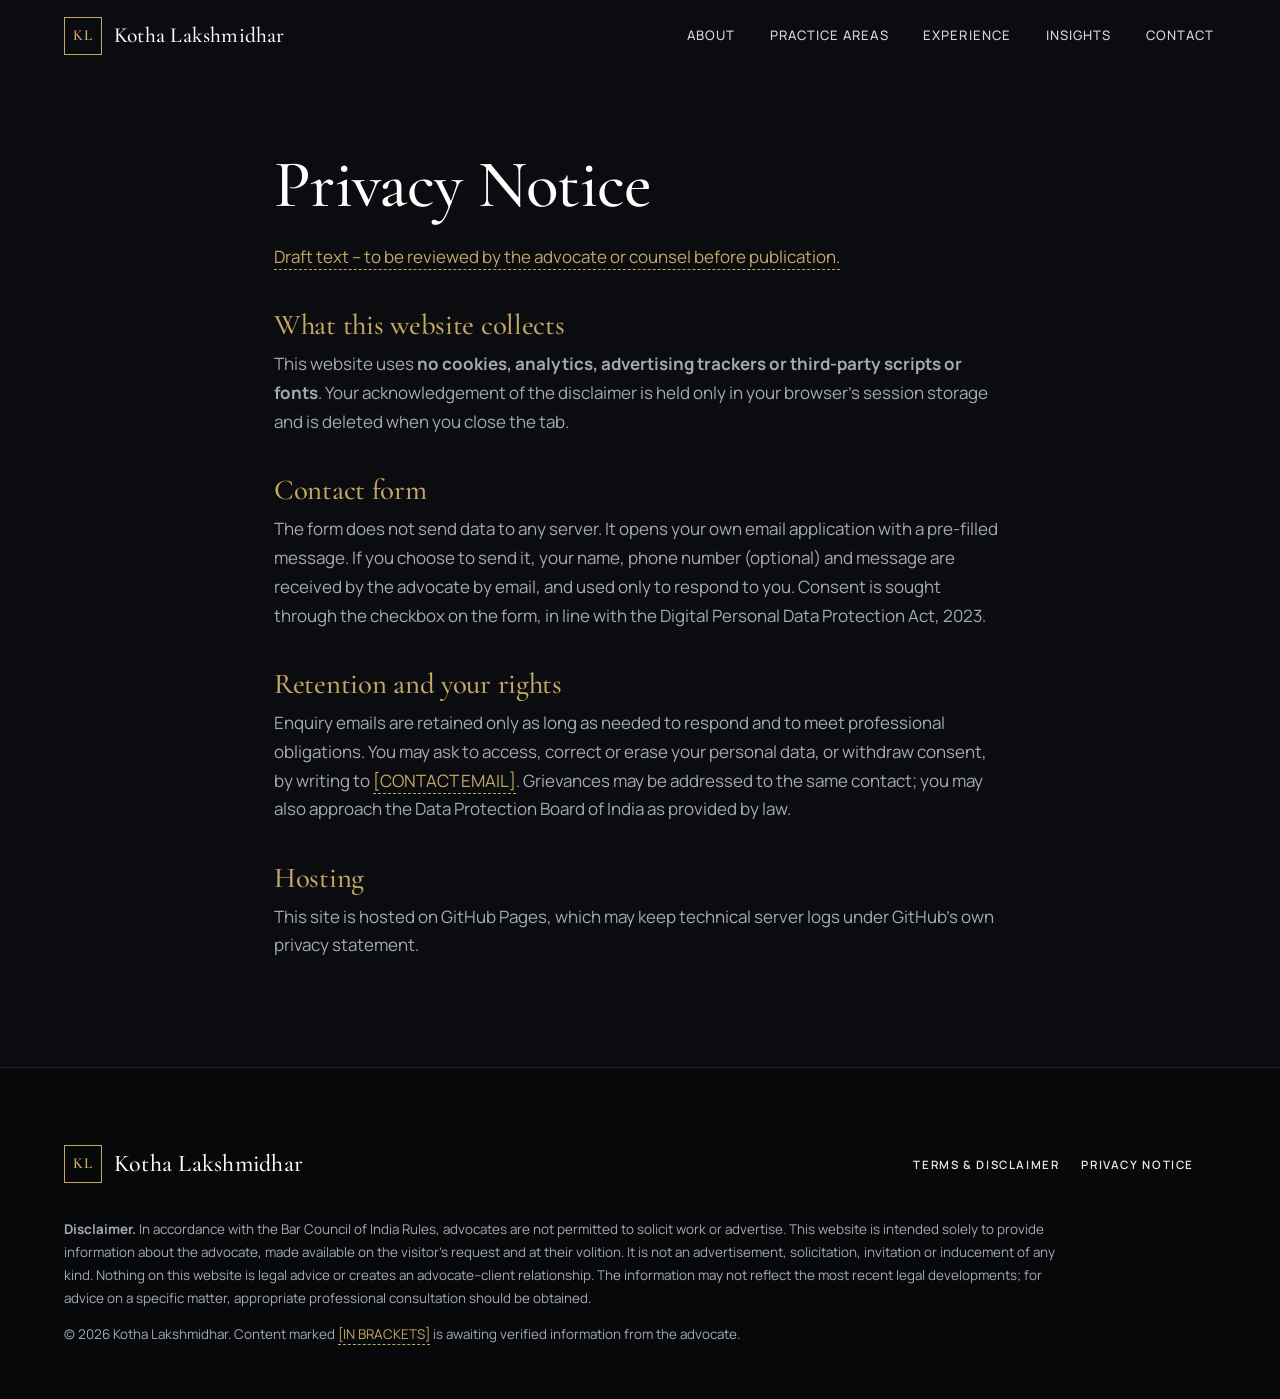
<file: privacy.html>
<!doctype html>
<html lang="en-IN"><head><meta charset="utf-8"><meta name="viewport" content="width=device-width,initial-scale=1,viewport-fit=cover">
<script>document.documentElement.classList.add('js')</script>
<title>Privacy Notice – Kotha Lakshmidhar</title>
<meta name="description" content="Privacy Notice for the website of Kotha Lakshmidhar, Advocate.">
<!-- Remove the next line once all [PLACEHOLDER] content has been replaced with verified information -->
<meta name="robots" content="noindex, nofollow">
<link rel="canonical" href="https://mandapatibhargava36-del.github.io/lakshmidhar.github.io/privacy.html">
<meta property="og:type" content="website"><meta property="og:title" content="Privacy Notice – Kotha Lakshmidhar"><meta property="og:description" content="Privacy Notice for the website of Kotha Lakshmidhar, Advocate."><meta property="og:url" content="https://mandapatibhargava36-del.github.io/lakshmidhar.github.io/privacy.html"><meta property="og:image" content="https://mandapatibhargava36-del.github.io/lakshmidhar.github.io/assets/og.png"><meta property="og:locale" content="en_IN">
<meta name="twitter:card" content="summary_large_image">
<meta name="theme-color" content="#0b0c0f"><meta name="color-scheme" content="dark light">
<link rel="icon" href="assets/favicon.svg" type="image/svg+xml">
<link rel="preload" href="assets/fonts/cg-500.woff2" as="font" type="font/woff2" crossorigin>
<link rel="preload" href="assets/fonts/manrope.woff2" as="font" type="font/woff2" crossorigin>
<link rel="stylesheet" href="assets/style.css?v=94332b08">
</head>
<body><a class="skip" href="#main">Skip to content</a>
<div class="progress" aria-hidden="true"></div><div class="cursor" aria-hidden="true"></div>
<header class="nav" id="nav"><div class="wrap">
<a class="brand" href="index.html" aria-label="Kotha Lakshmidhar – home"><i aria-hidden="true">KL</i><span>Kotha Lakshmidhar</span></a>
<button class="burger" type="button" aria-label="Open menu" aria-expanded="false" aria-controls="menu"><i></i></button>
<nav class="main" id="menu" aria-label="Primary"><ul>
<li><a href="index.html#about" data-k="about">About</a></li>
<li><a href="index.html#practice" data-k="practice">Practice Areas</a></li>
<li><a href="index.html#journey" data-k="experience">Experience</a></li>
<li><a href="index.html#insights" data-k="insights">Insights</a></li>
<li><a href="index.html#contact" data-k="contact">Contact</a></li>
<span class="ind" aria-hidden="true"></span></ul></nav></div></header>
<main id="main" class="doc"><div class="wrap">
<h1>Privacy Notice</h1>
<p><span class="ph">Draft text – to be reviewed by the advocate or counsel before publication.</span></p>
<h2>What this website collects</h2>
<p>This website uses <strong>no cookies, analytics, advertising trackers or third-party scripts or fonts</strong>. Your acknowledgement of the disclaimer is held only in your browser's session storage and is deleted when you close the tab.</p>
<h2>Contact form</h2>
<p>The form does not send data to any server. It opens your own email application with a pre-filled message. If you choose to send it, your name, phone number (optional) and message are received by the advocate by email, and used only to respond to you. Consent is sought through the checkbox on the form, in line with the Digital Personal Data Protection Act, 2023.</p>
<h2>Retention and your rights</h2>
<p>Enquiry emails are retained only as long as needed to respond and to meet professional obligations. You may ask to access, correct or erase your personal data, or withdraw consent, by writing to <span class="ph">[CONTACT EMAIL]</span>. Grievances may be addressed to the same contact; you may also approach the Data Protection Board of India as provided by law.</p>
<h2>Hosting</h2>
<p>This site is hosted on GitHub Pages, which may keep technical server logs under GitHub's own privacy statement.</p>
</div></main><footer class="site"><div class="wrap">
<div class="top"><a class="brand" href="index.html"><i aria-hidden="true">KL</i><span>Kotha Lakshmidhar</span></a>
<nav aria-label="Footer"><a href="terms.html">Terms &amp; Disclaimer</a><a href="privacy.html">Privacy Notice</a></nav></div>
<p><strong>Disclaimer.</strong> In accordance with the Bar Council of India Rules, advocates are not permitted to solicit work or advertise. This website is intended solely to provide information about the advocate, made available on the visitor’s request and at their volition. It is not an advertisement, solicitation, invitation or inducement of any kind. Nothing on this website is legal advice or creates an advocate–client relationship. The information may not reflect the most recent legal developments; for advice on a specific matter, appropriate professional consultation should be obtained.</p>
<p>&copy; 2026 Kotha Lakshmidhar. Content marked <span class="ph">[IN BRACKETS]</span> is awaiting verified information from the advocate.</p>
</div></footer>
<script src="assets/site.js?v=6db7f62f" defer></script></body></html>
</file>
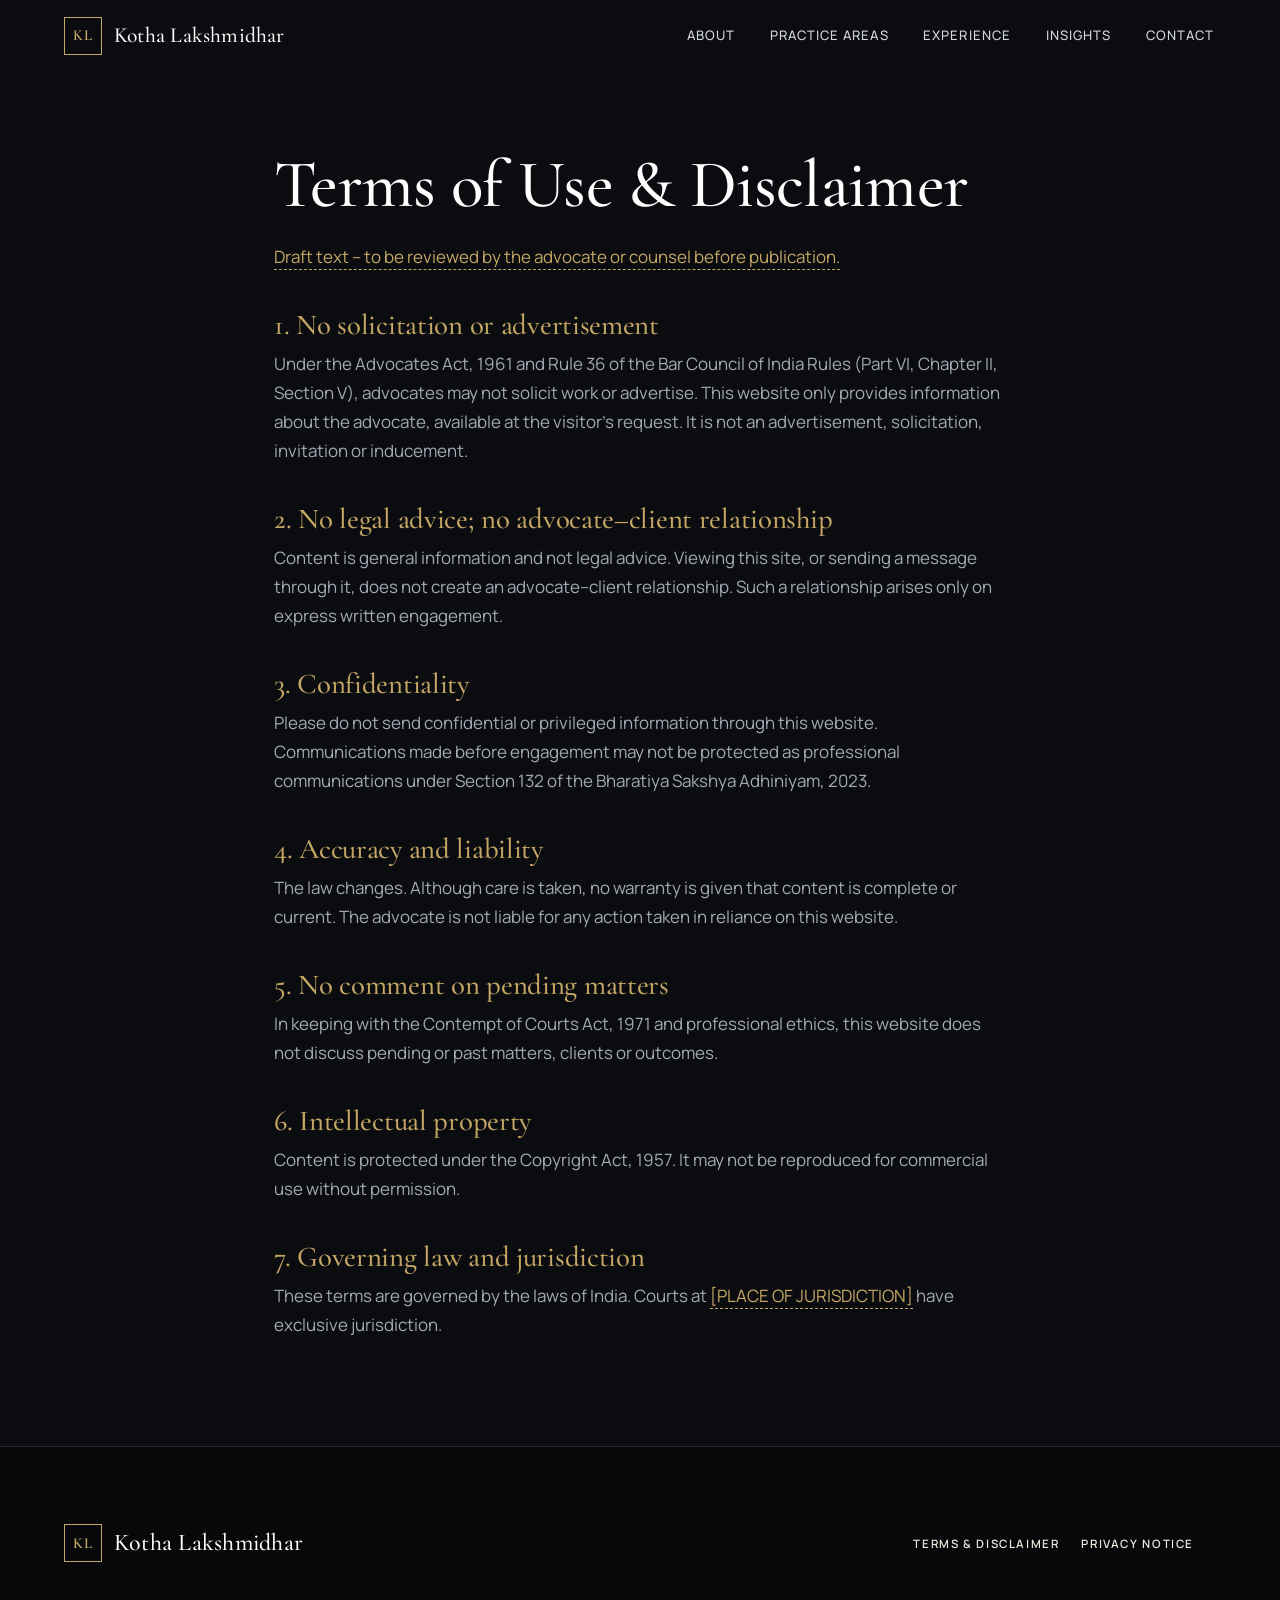
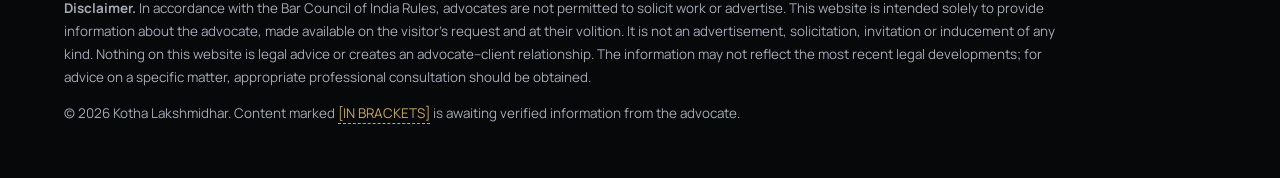
<file: terms.html>
<!doctype html>
<html lang="en-IN"><head><meta charset="utf-8"><meta name="viewport" content="width=device-width,initial-scale=1,viewport-fit=cover">
<script>document.documentElement.classList.add('js')</script>
<title>Terms of Use & Disclaimer – Kotha Lakshmidhar</title>
<meta name="description" content="Terms of Use & Disclaimer for the website of Kotha Lakshmidhar, Advocate.">
<!-- Remove the next line once all [PLACEHOLDER] content has been replaced with verified information -->
<meta name="robots" content="noindex, nofollow">
<link rel="canonical" href="https://mandapatibhargava36-del.github.io/lakshmidhar.github.io/terms.html">
<meta property="og:type" content="website"><meta property="og:title" content="Terms of Use & Disclaimer – Kotha Lakshmidhar"><meta property="og:description" content="Terms of Use & Disclaimer for the website of Kotha Lakshmidhar, Advocate."><meta property="og:url" content="https://mandapatibhargava36-del.github.io/lakshmidhar.github.io/terms.html"><meta property="og:image" content="https://mandapatibhargava36-del.github.io/lakshmidhar.github.io/assets/og.png"><meta property="og:locale" content="en_IN">
<meta name="twitter:card" content="summary_large_image">
<meta name="theme-color" content="#0b0c0f"><meta name="color-scheme" content="dark light">
<link rel="icon" href="assets/favicon.svg" type="image/svg+xml">
<link rel="preload" href="assets/fonts/cg-500.woff2" as="font" type="font/woff2" crossorigin>
<link rel="preload" href="assets/fonts/manrope.woff2" as="font" type="font/woff2" crossorigin>
<link rel="stylesheet" href="assets/style.css?v=94332b08">
</head>
<body><a class="skip" href="#main">Skip to content</a>
<div class="progress" aria-hidden="true"></div><div class="cursor" aria-hidden="true"></div>
<header class="nav" id="nav"><div class="wrap">
<a class="brand" href="index.html" aria-label="Kotha Lakshmidhar – home"><i aria-hidden="true">KL</i><span>Kotha Lakshmidhar</span></a>
<button class="burger" type="button" aria-label="Open menu" aria-expanded="false" aria-controls="menu"><i></i></button>
<nav class="main" id="menu" aria-label="Primary"><ul>
<li><a href="index.html#about" data-k="about">About</a></li>
<li><a href="index.html#practice" data-k="practice">Practice Areas</a></li>
<li><a href="index.html#journey" data-k="experience">Experience</a></li>
<li><a href="index.html#insights" data-k="insights">Insights</a></li>
<li><a href="index.html#contact" data-k="contact">Contact</a></li>
<span class="ind" aria-hidden="true"></span></ul></nav></div></header>
<main id="main" class="doc"><div class="wrap">
<h1>Terms of Use &amp; Disclaimer</h1>
<p><span class="ph">Draft text – to be reviewed by the advocate or counsel before publication.</span></p>
<h2>1. No solicitation or advertisement</h2>
<p>Under the Advocates Act, 1961 and Rule 36 of the Bar Council of India Rules (Part VI, Chapter II, Section V), advocates may not solicit work or advertise. This website only provides information about the advocate, available at the visitor's request. It is not an advertisement, solicitation, invitation or inducement.</p>
<h2>2. No legal advice; no advocate–client relationship</h2>
<p>Content is general information and not legal advice. Viewing this site, or sending a message through it, does not create an advocate–client relationship. Such a relationship arises only on express written engagement.</p>
<h2>3. Confidentiality</h2>
<p>Please do not send confidential or privileged information through this website. Communications made before engagement may not be protected as professional communications under Section 132 of the Bharatiya Sakshya Adhiniyam, 2023.</p>
<h2>4. Accuracy and liability</h2>
<p>The law changes. Although care is taken, no warranty is given that content is complete or current. The advocate is not liable for any action taken in reliance on this website.</p>
<h2>5. No comment on pending matters</h2>
<p>In keeping with the Contempt of Courts Act, 1971 and professional ethics, this website does not discuss pending or past matters, clients or outcomes.</p>
<h2>6. Intellectual property</h2>
<p>Content is protected under the Copyright Act, 1957. It may not be reproduced for commercial use without permission.</p>
<h2>7. Governing law and jurisdiction</h2>
<p>These terms are governed by the laws of India. Courts at <span class="ph">[PLACE OF JURISDICTION]</span> have exclusive jurisdiction.</p>
</div></main><footer class="site"><div class="wrap">
<div class="top"><a class="brand" href="index.html"><i aria-hidden="true">KL</i><span>Kotha Lakshmidhar</span></a>
<nav aria-label="Footer"><a href="terms.html">Terms &amp; Disclaimer</a><a href="privacy.html">Privacy Notice</a></nav></div>
<p><strong>Disclaimer.</strong> In accordance with the Bar Council of India Rules, advocates are not permitted to solicit work or advertise. This website is intended solely to provide information about the advocate, made available on the visitor’s request and at their volition. It is not an advertisement, solicitation, invitation or inducement of any kind. Nothing on this website is legal advice or creates an advocate–client relationship. The information may not reflect the most recent legal developments; for advice on a specific matter, appropriate professional consultation should be obtained.</p>
<p>&copy; 2026 Kotha Lakshmidhar. Content marked <span class="ph">[IN BRACKETS]</span> is awaiting verified information from the advocate.</p>
</div></footer>
<script src="assets/site.js?v=6db7f62f" defer></script></body></html>
</file>
<file: assets/style.css>
@font-face{font-family:"Cormorant Garamond";font-weight:500;font-style:normal;font-display:swap;src:url(fonts/cg-500.woff2) format("woff2")}
@font-face{font-family:"Cormorant Garamond";font-weight:600;font-style:normal;font-display:swap;src:url(fonts/cg-600.woff2) format("woff2")}
@font-face{font-family:"Cormorant Garamond";font-weight:500;font-style:italic;font-display:swap;src:url(fonts/cg-500i.woff2) format("woff2")}
@font-face{font-family:Manrope;font-weight:200 800;font-style:normal;font-display:swap;src:url(fonts/manrope.woff2) format("woff2")}
:root{--ink:#0b0c0f;--ink2:#13151b;--navy:#0e1a2d;--navy2:#15263f;--ivory:#f2ede2;--ivory2:#e8e1d1;--gold:#c4a765;--gold-d:#7a6226;
--tx:#ece7db;--mute:#a4a9b5;--txl:#1a1c22;--mutel:#565a66;--ld:rgba(255,255,255,.12);--ll:rgba(20,22,28,.14);
--serif:"Cormorant Garamond","Iowan Old Style","Palatino Linotype",Georgia,serif;--sans:Manrope,system-ui,-apple-system,"Segoe UI",Roboto,sans-serif;
--max:1240px;--ease:cubic-bezier(.22,.8,.24,1)}
*,*::before,*::after{box-sizing:border-box}
html{scroll-behavior:smooth;scroll-padding-top:76px;background:var(--ink);overflow-x:clip;-webkit-text-size-adjust:100%}
body{margin:0;font:400 1.0625rem/1.7 var(--sans);background:var(--ink);color:var(--tx);overflow-x:clip;-webkit-font-smoothing:antialiased;text-rendering:optimizeLegibility}
h1,h2,h3,h4{font-family:var(--serif);font-weight:500;margin:0;line-height:1.05;letter-spacing:-.01em}
p{margin:0 0 1em}
a{color:inherit}
img{max-width:100%;display:block}
:focus-visible{outline:2px solid var(--gold);outline-offset:3px;border-radius:4px}
.wrap{width:100%;max-width:var(--max);margin:0 auto;padding:0 clamp(18px,4vw,44px);position:relative}
.skip{position:absolute;left:-999px;top:8px}.skip:focus{left:8px;z-index:200;background:var(--ivory);color:var(--ink);padding:10px 16px;border-radius:8px}
.sr{position:absolute;width:1px;height:1px;overflow:hidden;clip:rect(0 0 0 0);white-space:nowrap}
.eyebrow{font:600 .72rem/1 var(--sans);letter-spacing:.24em;text-transform:uppercase;color:var(--gold);margin:0 0 1.4rem;display:flex;align-items:center;gap:.9rem}
.eyebrow::before{content:"";width:34px;height:1px;background:currentColor}
.s-ivory .eyebrow{color:var(--gold-d)}
.ph{color:var(--gold);border-bottom:1px dashed currentColor;padding-bottom:1px;font-style:normal;white-space:normal}
.s-ivory .ph{color:var(--gold-d)}

/* progress + cursor */
.progress{position:fixed;top:0;left:0;right:0;height:2px;z-index:90;transform-origin:0 50%;transform:scaleX(0);background:linear-gradient(90deg,var(--gold),#efe0b4)}
.cursor{position:fixed;left:0;top:0;width:38px;height:38px;margin:-19px 0 0 -19px;border:1px solid rgba(196,167,101,.7);border-radius:50%;pointer-events:none;z-index:150;opacity:0;transition:width .3s var(--ease),height .3s var(--ease),margin .3s var(--ease),background .3s,opacity .3s;mix-blend-mode:normal}
.cursor.on{opacity:1}.cursor.big{width:64px;height:64px;margin:-32px 0 0 -32px;background:rgba(196,167,101,.12)}

/* nav */
header.nav{position:fixed;top:0;left:0;right:0;z-index:80;transition:background .4s,backdrop-filter .4s,border-color .4s;border-bottom:1px solid transparent}
header.nav.solid{background:rgba(11,12,15,.82);backdrop-filter:blur(16px) saturate(140%);-webkit-backdrop-filter:blur(16px) saturate(140%);border-color:var(--ld)}
header.nav .wrap{display:flex;align-items:center;justify-content:space-between;height:72px;gap:20px}
.brand{display:flex;align-items:center;gap:12px;text-decoration:none;font:500 1.35rem/1 var(--serif);letter-spacing:.01em;color:#fff;z-index:2}
.brand i{display:grid;place-items:center;width:38px;height:38px;border:1px solid var(--gold);color:var(--gold);font:600 .95rem/1 var(--serif);font-style:normal;letter-spacing:.04em}
nav.main ul{display:flex;gap:clamp(14px,2.4vw,34px);list-style:none;margin:0;padding:0;position:relative}
nav.main a{display:block;font:500 .82rem/1 var(--sans);letter-spacing:.08em;text-transform:uppercase;text-decoration:none;color:#d3d6dd;padding:12px 2px;transition:color .25s}
nav.main a:hover,nav.main a.act{color:#fff}
.ind{position:absolute;left:0;bottom:4px;height:1px;width:0;background:var(--gold);transition:transform .45s var(--ease),width .45s var(--ease);opacity:0}
.burger{display:none;position:relative;z-index:2;width:46px;height:46px;background:none;border:1px solid var(--ld);border-radius:50%;cursor:pointer;color:#fff;padding:0}
.burger i,.burger i::before{position:absolute;left:14px;width:16px;height:1.5px;background:currentColor;transition:transform .4s var(--ease),top .4s var(--ease)}
.burger i{top:22px}.burger i::before{content:"";left:0;top:-5px}
.burger[aria-expanded=true] i{transform:rotate(45deg)}.burger[aria-expanded=true] i::before{top:0;transform:rotate(90deg)}
@media(max-width:900px){
 .burger{display:block}
 nav.main{position:fixed;inset:0;background:rgba(9,10,13,.99);display:flex;align-items:center;padding:96px clamp(24px,8vw,64px) 40px;clip-path:circle(0 at calc(100% - 44px) 36px);visibility:hidden;transition:clip-path .7s var(--ease),visibility 0s .7s}
 nav.main.open{clip-path:circle(150% at calc(100% - 44px) 36px);visibility:visible;transition:clip-path .7s var(--ease)}
 nav.main ul{flex-direction:column;gap:0;width:100%}
 nav.main li{overflow:hidden;border-bottom:1px solid var(--ld)}
 nav.main a{font:500 clamp(1.9rem,8vw,2.6rem)/1.1 var(--serif);text-transform:none;letter-spacing:0;padding:20px 0;transform:translateY(110%);transition:transform .6s var(--ease)}
 nav.main.open a{transform:none}nav.main.open li:nth-child(2) a{transition-delay:.06s}nav.main.open li:nth-child(3) a{transition-delay:.12s}nav.main.open li:nth-child(4) a{transition-delay:.18s}nav.main.open li:nth-child(5) a{transition-delay:.24s}
 .ind{display:none}
}

/* buttons */
.btn{--bx:0px;--by:0px;position:relative;display:inline-flex;align-items:center;gap:.7rem;font:600 .8rem/1 var(--sans);letter-spacing:.14em;text-transform:uppercase;text-decoration:none;padding:1.15rem 1.9rem;border:1px solid var(--gold);color:var(--ink);background:var(--gold);cursor:pointer;overflow:hidden;transform:translate(var(--bx),var(--by));transition:transform .35s var(--ease),color .35s,background .35s}
.btn::before{content:"";position:absolute;inset:0;background:var(--ivory);transform:translateY(101%);transition:transform .45s var(--ease);z-index:0}
.btn>*{position:relative;z-index:1}.btn:hover::before{transform:none}.btn span{display:inline-block}
.btn.ghost{background:transparent;color:var(--tx);border-color:rgba(255,255,255,.28)}.btn.ghost::before{background:var(--gold)}.btn.ghost:hover{color:var(--ink);border-color:var(--gold)}
.link{position:relative;display:inline-block;font:600 .8rem/1 var(--sans);letter-spacing:.14em;text-transform:uppercase;text-decoration:none;padding:.4rem 0;color:var(--tx)}
.link::after{content:"";position:absolute;left:0;right:0;bottom:0;height:1px;background:var(--gold);transform-origin:right;transition:transform .5s var(--ease)}
.link:hover::after{transform:scaleX(0);transform-origin:left}
.actions{display:flex;flex-wrap:wrap;gap:14px 22px;align-items:center}

/* hero + 3D scene */
.hero{position:relative;background:var(--ink);padding:0}
.js .hero{height:260vh}
.js .hero.static{height:auto}
.hero-pin{position:relative;min-height:100svh;display:flex;align-items:center;overflow:hidden;padding:96px 0 56px}
.js .hero:not(.static) .hero-pin{position:sticky;top:0;height:100vh;height:100svh;min-height:0}
.hero-bg{position:absolute;inset:0;background:radial-gradient(900px 600px at 78% 45%,rgba(21,38,63,.95),transparent 70%),radial-gradient(600px 400px at 10% 100%,rgba(122,98,38,.16),transparent 70%),var(--ink)}
.hero-bg::after{content:"";position:absolute;inset:0;background-image:linear-gradient(90deg,rgba(255,255,255,.035) 1px,transparent 1px);background-size:calc(100%/12) 100%;-webkit-mask-image:linear-gradient(180deg,transparent,#000 30%,#000 70%,transparent);mask-image:linear-gradient(180deg,transparent,#000 30%,#000 70%,transparent)}
.hero-grid{display:grid;grid-template-columns:minmax(0,1fr) minmax(0,1fr);gap:clamp(12px,3vw,48px);align-items:center;width:100%}
.hero h1{font-size:clamp(2.4rem,4.5vw,4.6rem);line-height:1;color:#fff;margin:0 0 1.4rem}
.hero h1 .ln{display:block;overflow:hidden;padding-bottom:.08em}
.hero h1 .ln>span{display:block;transform:translateY(108%);transition:transform 1.1s var(--ease)}
.hero h1 .ln:nth-child(2)>span{transition-delay:.12s;font-style:italic;color:var(--gold)}
.ready .hero h1 .ln>span{transform:none}
.hero .copy{position:relative;z-index:2}
.hero .lede{max-width:33rem;color:var(--mute);margin-bottom:2.2rem}
.hero .who{font:500 1.2rem/1.3 var(--serif);font-style:italic;color:var(--tx);margin:0 0 .5rem}
.scene{position:relative;overflow:clip;height:min(78vh,680px);perspective:1500px;perspective-origin:50% 38%;pointer-events:none}
.world{position:absolute;left:50%;top:50%;width:0;height:0;transform-style:preserve-3d;will-change:transform}
.bx{position:absolute;left:0;top:0;transform-style:preserve-3d;will-change:transform}
.fc{position:absolute;backface-visibility:hidden;-webkit-backface-visibility:hidden}
.stone .fr{background:linear-gradient(180deg,#2a2e38,#171a21);box-shadow:inset 0 0 0 1px rgba(196,167,101,.22)}
.stone .rt{background:linear-gradient(180deg,#1b1e26,#0d0f13)}.stone .lf{background:linear-gradient(180deg,#333846,#1c2029)}.stone .tp{background:#3a3f4d}.stone .bk{background:#0d0f13}
.col .fr{background:repeating-linear-gradient(90deg,rgba(255,255,255,.07) 0 2px,transparent 2px 9px),linear-gradient(90deg,#191c24,#343a4a 45%,#20242e);box-shadow:inset 0 0 0 1px rgba(196,167,101,.18)}
.col .rt{background:linear-gradient(90deg,#0c0e12,#171a21)}.col .lf{background:linear-gradient(90deg,#3a4152,#232733)}.col .tp{background:#414859}.col .bk{background:#0c0e12}
.gold .fr,.gold .tp,.gold .lf,.gold .rt{background:linear-gradient(180deg,#e6d3a0,#a88b46)}.gold .bk{background:#7a6226}
.glass .fr{background:linear-gradient(135deg,rgba(196,167,101,.10),rgba(120,150,210,.05) 50%,rgba(196,167,101,.14));box-shadow:inset 0 0 0 1px rgba(196,167,101,.35)}
.glass .bk{background:linear-gradient(135deg,rgba(196,167,101,.08),rgba(120,150,210,.05))}.glass .rt,.glass .lf,.glass .tp{background:rgba(196,167,101,.25)}
.paper .fr,.paper .bk{background:repeating-linear-gradient(180deg,transparent 0 17px,rgba(20,24,33,.16) 17px 18px),linear-gradient(160deg,#f6f1e4,#ddd4bf);box-shadow:inset 0 0 0 1px rgba(122,98,38,.35)}
.paper .rt,.paper .lf,.paper .tp{background:#cfc5ab}
.paper .fr::before{content:"";position:absolute;left:14px;top:16px;width:46%;height:6px;background:rgba(122,98,38,.65)}
.dust{position:absolute;inset:0;width:100%;height:100%}
.scene-glow{position:absolute;inset:0;background:radial-gradient(360px circle at var(--lx,60%) var(--ly,30%),rgba(196,167,101,.13),transparent 60%)}
.cue{position:absolute;left:50%;bottom:22px;transform:translateX(-50%);display:flex;flex-direction:column;align-items:center;gap:10px;font:600 .66rem/1 var(--sans);letter-spacing:.3em;text-transform:uppercase;color:var(--mute);transition:opacity .5s}
.cue::after{content:"";width:1px;height:44px;background:linear-gradient(var(--gold),transparent);animation:cue 2.2s ease-in-out infinite;transform-origin:top}
@keyframes cue{0%{transform:scaleY(0)}50%{transform:scaleY(1)}100%{transform:scaleY(1);opacity:0}}
@media(max-width:900px){
 .hero-pin{align-items:flex-end;padding:88px 0 40px}
 .hero-grid{grid-template-columns:1fr;position:static}
 .hero .scene{position:absolute;inset:64px 0 auto 0;height:60svh;z-index:0;-webkit-mask-image:linear-gradient(transparent,#000 14%,#000 78%,transparent);mask-image:linear-gradient(transparent,#000 14%,#000 78%,transparent)}
 .hero-bg::after{opacity:.6}
 .hero .copy{position:relative;z-index:2}
 .hero-pin::after{content:"";position:absolute;left:0;right:0;bottom:0;height:64%;background:linear-gradient(transparent,rgba(11,12,15,.92) 46%);z-index:1;pointer-events:none}
 .hero h1{font-size:clamp(2.35rem,10.4vw,3.6rem);margin-bottom:1rem}
 .hero .lede{font-size:.98rem;margin-bottom:1.5rem;display:-webkit-box;-webkit-line-clamp:3;-webkit-box-orient:vertical;overflow:hidden}
 .cue{display:none}
}
@media(max-height:520px) and (orientation:landscape){.hero-pin{padding:84px 0 32px}.hero .scene{position:relative;inset:auto;height:70vh}.hero-grid{grid-template-columns:1fr 1fr}.hero-pin::after{display:none}}

/* sections */
section{position:relative;padding:clamp(76px,11vw,156px) 0}
.s-ink{background:var(--ink)}.s-navy{background:linear-gradient(180deg,var(--navy) ,#0a1424)}
.s-ivory{background:var(--ivory);color:var(--txl)}.s-ivory h2,.s-ivory h3{color:var(--txl)}
.s-ivory p.mute,.s-ivory .mute{color:var(--mutel)}
.idx{position:absolute;right:clamp(8px,3vw,40px);top:clamp(24px,4vw,56px);font:500 clamp(5rem,14vw,12rem)/.8 var(--serif);color:transparent;-webkit-text-stroke:1px rgba(196,167,101,.28);pointer-events:none;user-select:none}
.s-ivory .idx{-webkit-text-stroke-color:rgba(122,98,38,.28)}
.head{max-width:44rem;margin-bottom:clamp(40px,6vw,80px);position:relative}
h2.t{font-size:clamp(2.4rem,5.4vw,4.4rem);margin-bottom:1.2rem}
h2.t em{font-style:italic;color:var(--gold)}.s-ivory h2.t em{color:var(--gold-d)}
.mute{color:var(--mute)}.lead{font-size:1.12rem;max-width:40rem}

/* 07 credentials + gallery */
.gal{display:grid;grid-template-columns:repeat(4,minmax(0,1fr));grid-auto-rows:clamp(130px,17vw,220px);gap:12px;margin-top:clamp(56px,8vw,110px)}
.gal button{position:relative;padding:0;border:1px solid var(--ld);overflow:hidden;cursor:zoom-in;background:#000;border-radius:2px}
.gal button:nth-child(1){grid-column:span 2;grid-row:span 2}.gal button:nth-child(4){grid-column:span 2}
.gal img{width:100%;height:100%;object-fit:cover;transition:transform .9s var(--ease),filter .5s;filter:saturate(.85)}
.gal button:hover img{transform:scale(1.06);filter:none}
.gal span{position:absolute;left:0;right:0;bottom:0;padding:32px 14px 12px;text-align:left;font-size:.8rem;color:#fff;background:linear-gradient(transparent,rgba(0,0,0,.8))}
.gal-h{display:flex;justify-content:space-between;align-items:end;gap:20px;flex-wrap:wrap;margin-top:clamp(56px,8vw,110px)}
.gal-h h3{font-size:clamp(1.8rem,3vw,2.6rem)}.gal-h+.gal{margin-top:24px}
@media(max-width:800px){.gal{grid-template-columns:1fr 1fr}.gal button:nth-child(1){grid-column:span 2}}
#lb{max-width:min(980px,94vw);width:100%;padding:14px;background:rgba(9,10,13,.97);color:var(--tx);border:1px solid var(--ld);border-radius:4px}
#lb::backdrop{background:rgba(0,0,0,.86);backdrop-filter:blur(6px)}
#lb img{width:100%;height:auto;max-height:76vh;object-fit:contain}
#lb p{margin:12px 4px 0;color:var(--mute);font-size:.9rem}#lb .bar{display:flex;justify-content:space-between;gap:10px;margin-top:12px}
.ib{background:none;border:1px solid var(--ld);color:var(--tx);padding:.8rem 1.3rem;font:600 .72rem/1 var(--sans);letter-spacing:.14em;text-transform:uppercase;cursor:pointer}.ib:hover{border-color:var(--gold);color:var(--gold)}

/* 08 contact */
form{display:grid;grid-template-columns:1fr 1fr;gap:26px 22px}
form .full{grid-column:1/-1}
.fld{position:relative}
.fld label{display:block;font:600 .68rem/1 var(--sans);letter-spacing:.2em;text-transform:uppercase;color:var(--mute);margin-bottom:.6rem}
.fld input,.fld textarea{width:100%;font:inherit;color:#fff;background:transparent;border:0;border-bottom:1px solid rgba(255,255,255,.25);padding:.5rem 0 .8rem;border-radius:0;transition:border-color .3s}
.fld textarea{resize:vertical;min-height:120px}
.fld input:focus,.fld textarea:focus{outline:none;border-color:var(--gold)}
.fld:focus-within label{color:var(--gold)}
.chk{display:flex;gap:12px;align-items:flex-start;font-size:.86rem;color:var(--mute);line-height:1.55}
.chk input{margin-top:.25rem;accent-color:var(--gold);width:18px;height:18px;flex:none}
.fnote{font-size:.84rem;color:var(--mute);border-left:2px solid var(--gold);padding-left:1rem;margin:0}
#fstat{min-height:1.4em;font-size:.9rem;color:var(--gold);margin:0}
@media(max-width:560px){form{grid-template-columns:1fr}}

/* footer */
footer.site{background:#07080a;border-top:1px solid var(--ld);padding:clamp(44px,6vw,80px) 0 40px;font-size:.84rem;color:var(--mute)}
footer.site .top{display:flex;justify-content:space-between;gap:24px;flex-wrap:wrap;margin-bottom:2.2rem;align-items:center}
footer.site .brand{font-size:1.5rem}
footer.site p{max-width:62rem;line-height:1.7}
footer.site nav a{margin-right:22px;color:var(--tx);text-decoration:none;font:600 .72rem/1 var(--sans);letter-spacing:.14em;text-transform:uppercase}footer.site nav a:hover{color:var(--gold)}

/* gate dialog */
dialog#gate{max-width:600px;width:calc(100% - 32px);padding:clamp(24px,4vw,44px);background:#0d0e12;color:var(--tx);border:1px solid rgba(196,167,101,.4);border-radius:4px;box-shadow:0 40px 100px rgba(0,0,0,.7)}
dialog#gate::backdrop{background:rgba(5,6,8,.92);backdrop-filter:blur(8px)}
dialog#gate h2{font-size:2rem;margin-bottom:1rem;color:#fff}dialog#gate p,dialog#gate li{color:var(--mute);font-size:.95rem}
dialog#gate ul{padding-left:1.1rem;margin:0 0 1rem}dialog#gate li{margin-bottom:.4rem}
dialog#gate .actions{margin-top:1.6rem}
noscript .ns{padding:16px 22px;background:var(--ivory);color:var(--txl);font-size:.9rem}

/* doc pages */
.doc{padding:150px 0 90px;background:var(--ink)}.doc .wrap{max-width:820px}
.doc h1{font-size:clamp(2.6rem,6vw,4.2rem);margin-bottom:1.4rem;color:#fff}.doc h2{font-size:1.8rem;margin:2.4rem 0 .6rem;color:var(--gold)}.doc p{color:var(--mute)}

/* reveal */
.js .rv{opacity:0;transform:translateY(34px);filter:blur(8px);transition:opacity .9s var(--ease),transform .9s var(--ease),filter .9s var(--ease);transition-delay:var(--d,0s)}
.js .rv.in{opacity:1;transform:none;filter:none}

@media(prefers-reduced-motion:reduce){
 html{scroll-behavior:auto}
 *,*::before,*::after{animation:none!important;transition-duration:.01ms!important;transition-delay:0s!important}
 .js .rv{filter:none;transform:none}
 .hero h1 .ln>span{transform:none}
 .cursor{display:none}
}
@media print{header.nav,.cursor,.progress,dialog,.scene,.cue,form{display:none!important}body,section,.hero{background:#fff!important;color:#000!important}*{color:#000!important}.js .rv{opacity:1;transform:none;filter:none}.js .hero{height:auto}}

/* QR codes + digital card */
a.tel{color:var(--tx);text-decoration:none;border-bottom:1px solid var(--gold)}a.tel:hover{color:var(--gold)}
.qrs{display:grid;grid-template-columns:1fr 1fr;gap:18px;margin-top:2rem;max-width:460px}
.qr{margin:0;padding:14px;background:rgba(255,255,255,.04);border:1px solid var(--ld);border-radius:4px;text-align:center}
.qbox{background:var(--ivory);padding:6px;border-radius:2px;line-height:0}.qbox svg{width:100%;height:auto;display:block}
.qr figcaption{margin-top:.9rem;line-height:1.35}.qr figcaption b{display:block;font:600 .74rem/1.3 var(--sans);letter-spacing:.12em;text-transform:uppercase;color:#fff}.qr figcaption span{font-size:.8rem;color:var(--mute)}
@media(max-width:420px){.qrs{gap:12px}.qr{padding:10px}}
.cardpg .wrap{max-width:760px}
.cardwrap{margin:2rem 0 2.2rem;perspective:1200px}
.face{display:block;border-radius:6px;box-shadow:0 40px 80px -30px rgba(0,0,0,.9),0 0 0 1px rgba(196,167,101,.25);background:#0b0c0f}
.cardpg .actions .btn{padding:1.05rem 1.5rem}
@media print{.cardpg .actions{display:none}}

/* card sides (front and back always visible) */
.sides{display:grid;gap:30px;margin:2rem 0 1.4rem}
.side{margin:0}
.side figcaption{font:600 .72rem/1 var(--sans);letter-spacing:.22em;text-transform:uppercase;color:var(--gold);margin-bottom:.9rem}
.face{display:block;width:100%;height:auto}
.fnote[hidden],#map-link[hidden]{display:none}
/* robustness: [hidden] must always win; download helpers */
[hidden]{display:none!important}
.actions.sm{margin-top:.9rem;gap:10px}.actions.sm .btn{padding:.8rem 1.1rem;font-size:.7rem}
button.inl{background:none;border:0;padding:0;font:inherit;color:var(--gold);text-decoration:underline;cursor:pointer}
#dl-status a{color:var(--gold)}
.cardpg .fnote{margin:1.4rem 0 1.8rem}.cardpg .actions{margin-top:1.4rem}

/* ===== BENTO GRID ===== */
section.sec{padding:clamp(64px,9vw,128px) 0;background:transparent;position:relative}
section.sec:nth-of-type(even)::before{content:"";position:absolute;inset:0;background:radial-gradient(900px 420px at 88% 0,rgba(21,38,63,.55),transparent 70%);pointer-events:none}
.head{margin-bottom:clamp(28px,4vw,52px);max-width:46rem}
.bento{--g:clamp(10px,1.4vw,18px);display:grid;grid-template-columns:repeat(12,minmax(0,1fr));gap:var(--g);grid-auto-flow:dense;list-style:none;margin:0;padding:0;position:relative}
.tile{--t-bg:linear-gradient(155deg,#16181f,#0f1116);--t-fg:var(--tx);--t-mute:var(--mute);--t-acc:var(--gold);
 position:relative;min-width:0;overflow:hidden;border-radius:clamp(20px,2.4vw,32px);padding:clamp(20px,2.4vw,34px);background:var(--t-bg);color:var(--t-fg);
 border:1px solid rgba(255,255,255,.09);box-shadow:0 1px 0 rgba(255,255,255,.06) inset,0 24px 40px -28px rgba(0,0,0,.8);
 display:flex;flex-direction:column;gap:.7rem;transition:transform .35s var(--ease),border-color .35s,box-shadow .35s;margin:0}
.tile::after{content:"";position:absolute;inset:0;border-radius:inherit;pointer-events:none;opacity:0;transition:opacity .35s;background:radial-gradient(320px circle at var(--mx,50%) var(--my,0%),rgba(196,167,101,.16),transparent 60%)}
.tile:hover{border-color:rgba(196,167,101,.5);transform:translateY(-3px)}.tile:hover::after{opacity:1}
.t-ink{--t-bg:linear-gradient(155deg,#16181f,#0e1015)}
.t-navy{--t-bg:linear-gradient(155deg,#182a47,#0e1a2d)}
.t-glass{--t-bg:linear-gradient(155deg,rgba(255,255,255,.07),rgba(255,255,255,.02))}
.t-ivory{--t-bg:linear-gradient(155deg,#f6f1e5,#e6dfce);--t-fg:#1a1c22;--t-mute:#565a66;--t-acc:#7a6226;border-color:rgba(0,0,0,.06)}
.t-gold{--t-bg:linear-gradient(155deg,#d9bf82,#b39550);--t-fg:#15120a;--t-mute:#3d3416;--t-acc:#15120a;border-color:rgba(255,255,255,.25)}
.t-ivory:hover{border-color:rgba(122,98,38,.6)}.t-gold:hover{border-color:#fff}
.tile h3{font-size:clamp(1.3rem,1.9vw,1.75rem);color:var(--t-fg)}
.tile h3.big{font-size:clamp(2.2rem,4.4vw,4rem)}.tile h3 em,.tile .role{color:var(--t-acc)}
.tile .big2{font:500 clamp(1.4rem,2.3vw,2.1rem)/1.15 var(--serif);color:var(--t-fg)}
.tile p{margin:0;color:var(--t-mute);font-size:.96rem}.tile p.v{color:var(--t-fg);font-size:1rem}
.tile .k{font:600 .68rem/1.3 var(--sans);letter-spacing:.2em;text-transform:uppercase;color:var(--t-acc);margin:0}
.tile .role{font:italic 500 1.35rem/1.3 var(--serif);margin-top:auto}
.tile .ph{color:var(--t-acc)}.t-ivory .ph,.t-gold .ph{color:var(--t-acc)}
.t-gold .tel,.tile a.tel{color:inherit;border-bottom-color:currentColor}
/* spans */
.c3{grid-column:span 3}.c4{grid-column:span 4}.c5{grid-column:span 5}.c6{grid-column:span 6}.c7{grid-column:span 7}.c8{grid-column:span 8}.c12{grid-column:span 12}
.r2{grid-row:span 2}.r3{grid-row:span 3}
/* portrait tile */
.tile.tp{padding:0;min-height:380px;background:#111}
.tile.tp picture,.tile.tp img{position:absolute;inset:0;width:100%;height:100%;object-fit:cover}
.tile.tp img{transition:transform 1.2s var(--ease)}.tile.tp:hover img{transform:scale(1.04)}
.tile.tp figcaption{position:absolute;left:0;right:0;bottom:0;padding:48px 22px 18px;font:600 .68rem/1 var(--sans);letter-spacing:.22em;text-transform:uppercase;color:#fff;background:linear-gradient(transparent,rgba(0,0,0,.85))}
/* practice tiles */
.pa{justify-content:space-between;min-height:210px;transform-style:preserve-3d;will-change:transform}
.pa .n{font:600 .7rem/1 var(--sans);letter-spacing:.22em;color:var(--t-acc)}
.pa svg{width:40px;height:40px;stroke:var(--t-acc);fill:none;stroke-width:1.3;stroke-linecap:round;stroke-linejoin:round;margin:.4rem 0 auto}
.pa.feat{min-height:340px}.pa.feat svg{width:64px;height:64px}.pa.feat h3{font-size:clamp(1.7rem,3vw,2.6rem)}
.pa.wide{flex-direction:row;align-items:center;gap:1.4rem;min-height:0}.pa.wide svg{margin:0;flex:none}.pa.wide .n{order:-1}.pa.wide>div{flex:1}
/* steps, articles, notes, qr, form */
.tl.bento{--tl:0}.tl .tile::before{content:"";position:absolute;left:0;top:0;height:3px;width:100%;background:var(--t-acc);transform:scaleX(0);transform-origin:0 50%;transition:transform .9s var(--ease)}
.tl .tile.on::before{transform:scaleX(1)}.tl .tile{min-height:190px}
.art{gap:.8rem}.art .thumb{position:relative;aspect-ratio:16/9;border-radius:18px;overflow:hidden;background:linear-gradient(135deg,#0e1a2d,#15263f);margin-bottom:.6rem}
.art .thumb::before{content:"";position:absolute;inset:0;background:repeating-linear-gradient(90deg,transparent 0 46px,rgba(196,167,101,.14) 46px 47px),linear-gradient(200deg,transparent 40%,rgba(196,167,101,.25))}
.art .thumb::after{content:"";position:absolute;left:12%;bottom:0;width:22%;height:70%;background:linear-gradient(90deg,#1b2a44,#2c4066);box-shadow:70px 24px 0 #142036,150px 40px 0 #1b2a44}
.art .more{margin-top:auto;font:600 .72rem/1 var(--sans);letter-spacing:.16em;text-transform:uppercase;color:var(--t-mute);opacity:.75}
.note-t{flex-direction:row;align-items:baseline;gap:1.2rem;border-left:3px solid var(--gold)}.note-t .k{flex:none}
.qr-t{align-items:center;text-align:center;gap:.9rem}.qr-t .qbox{width:min(100%,190px);background:#fff;padding:8px;border-radius:14px}
.qr-t figcaption{line-height:1.35}.qr-t figcaption b{display:block;font:600 .74rem/1.3 var(--sans);letter-spacing:.12em;text-transform:uppercase;color:#1a1c22}.qr-t figcaption span,.qr-t figcaption a{font-size:.82rem;color:#565a66}
.form-t form{padding:0;background:none;border:0;box-shadow:none;margin-top:.6rem;gap:22px 24px}
.form-t .fld input,.form-t .fld textarea{background:rgba(255,255,255,.04);border:1px solid rgba(255,255,255,.14);border-radius:14px;padding:.85rem 1rem}
.form-t .fld input:focus,.form-t .fld textarea:focus{border-color:var(--gold)}
/* responsive */
@media(max-width:1000px){.bento{grid-template-columns:repeat(6,minmax(0,1fr))}
 .c3,.c4{grid-column:span 3}.c5,.c6,.c7,.c8,.c12{grid-column:span 6}
 .tile.tp{grid-row:span 1;min-height:0;aspect-ratio:4/5;max-height:560px}.r3,.r2{grid-row:auto}.pa.feat{min-height:260px}}
@media(max-width:640px){.bento{grid-template-columns:repeat(2,minmax(0,1fr))}
 .c3,.c4{grid-column:span 1}.c5,.c6,.c7,.c8,.c12{grid-column:span 2}
 .tile{padding:18px;border-radius:22px}.tile.tp{aspect-ratio:1/1;max-height:none}
 .tl .tile{min-height:0}
 .note-t{flex-direction:column;gap:.4rem}.pa.wide{flex-direction:column;align-items:flex-start}
 .tl.bento .tile,.m2{grid-column:span 2}
 .bento .tile.qr-t{grid-column:span 1}}
@media(prefers-reduced-motion:reduce){.tile,.tile::after,.tile.tp img{transition:none}.tl .tile::before{transition:none}}
.tile h3{line-height:1.12}.pa h3{margin-bottom:.35rem}
.tile p.big2,.tile p.v.big2{font:500 clamp(1.4rem,2.3vw,2.1rem)/1.15 var(--serif);color:var(--t-fg)}
.gal{gap:var(--g,14px)}.gal button{border-radius:clamp(18px,2vw,28px);border-color:rgba(255,255,255,.09)}
.gal button:nth-child(5),.gal button:nth-child(6){grid-column:span 2}
@media(max-width:800px){.gal button:nth-child(5),.gal button:nth-child(6){grid-column:span 1}}
.tile a.tel{white-space:nowrap}
</file>
